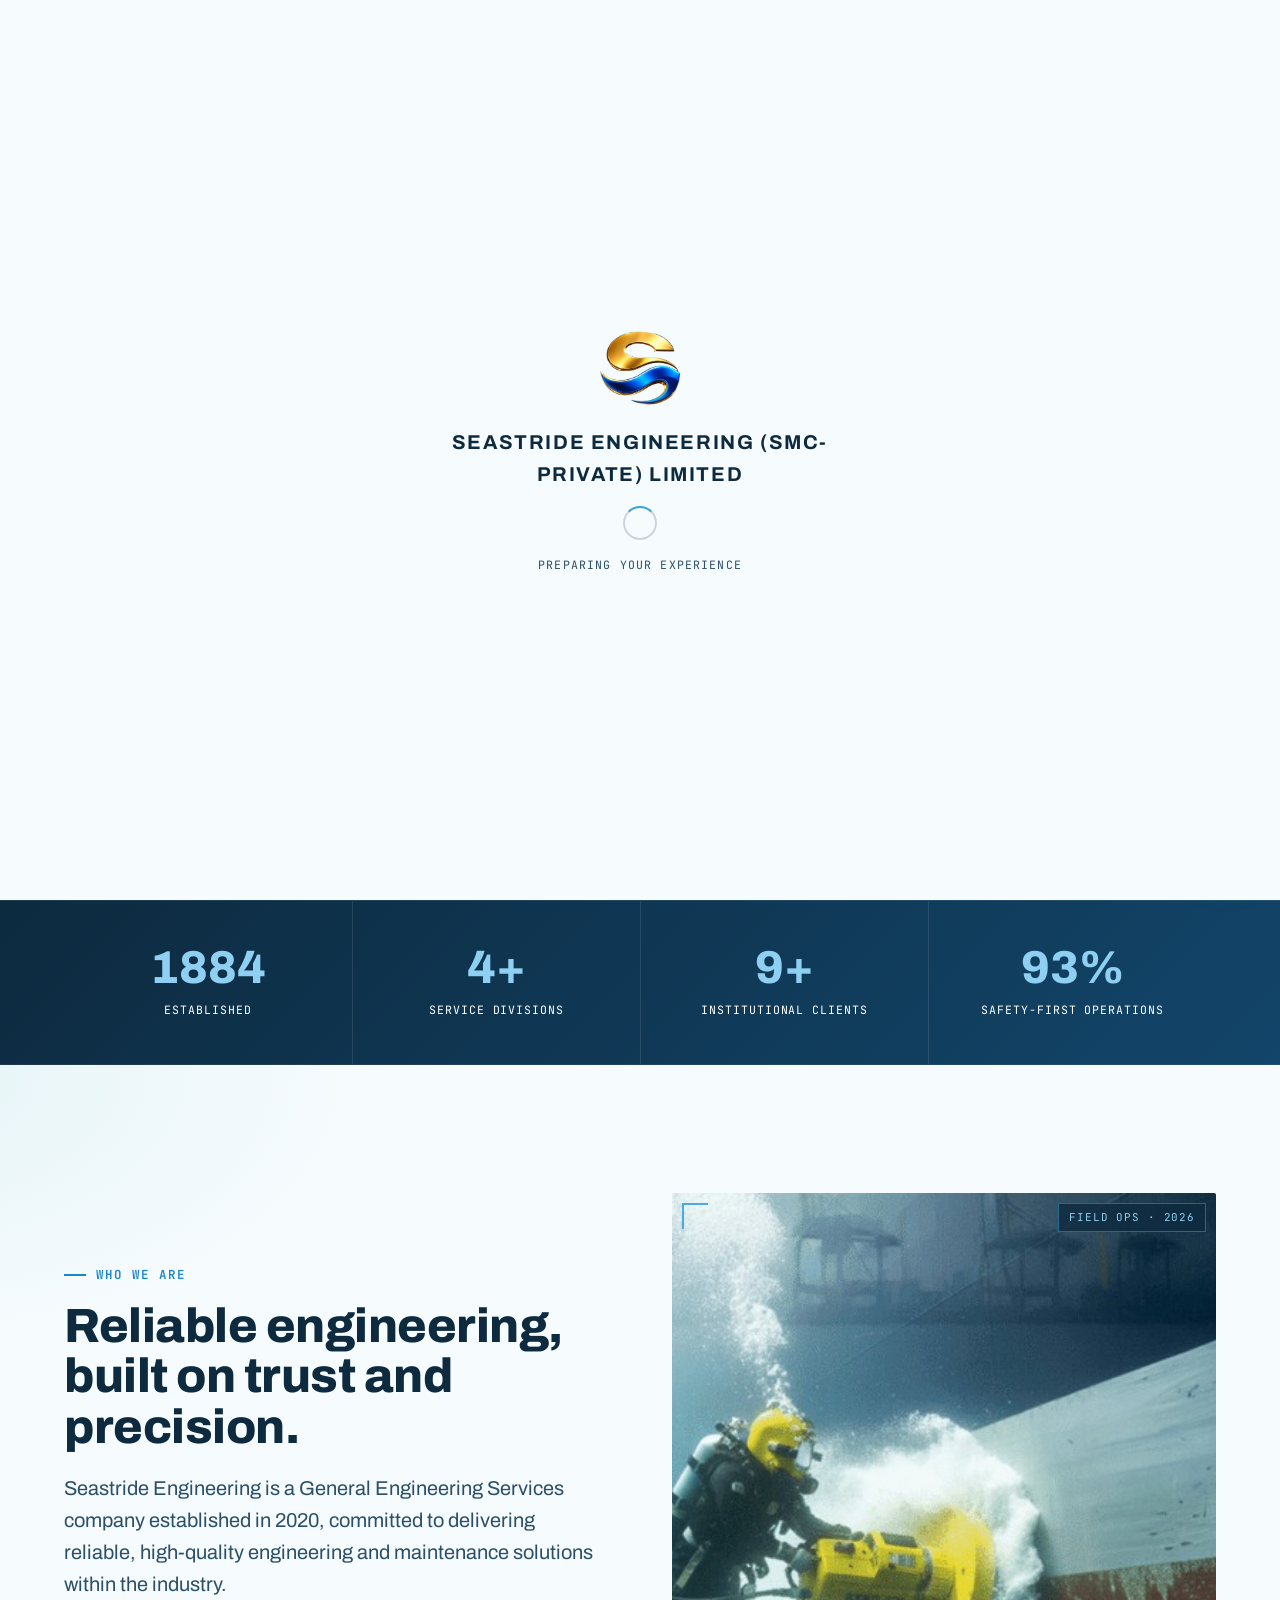
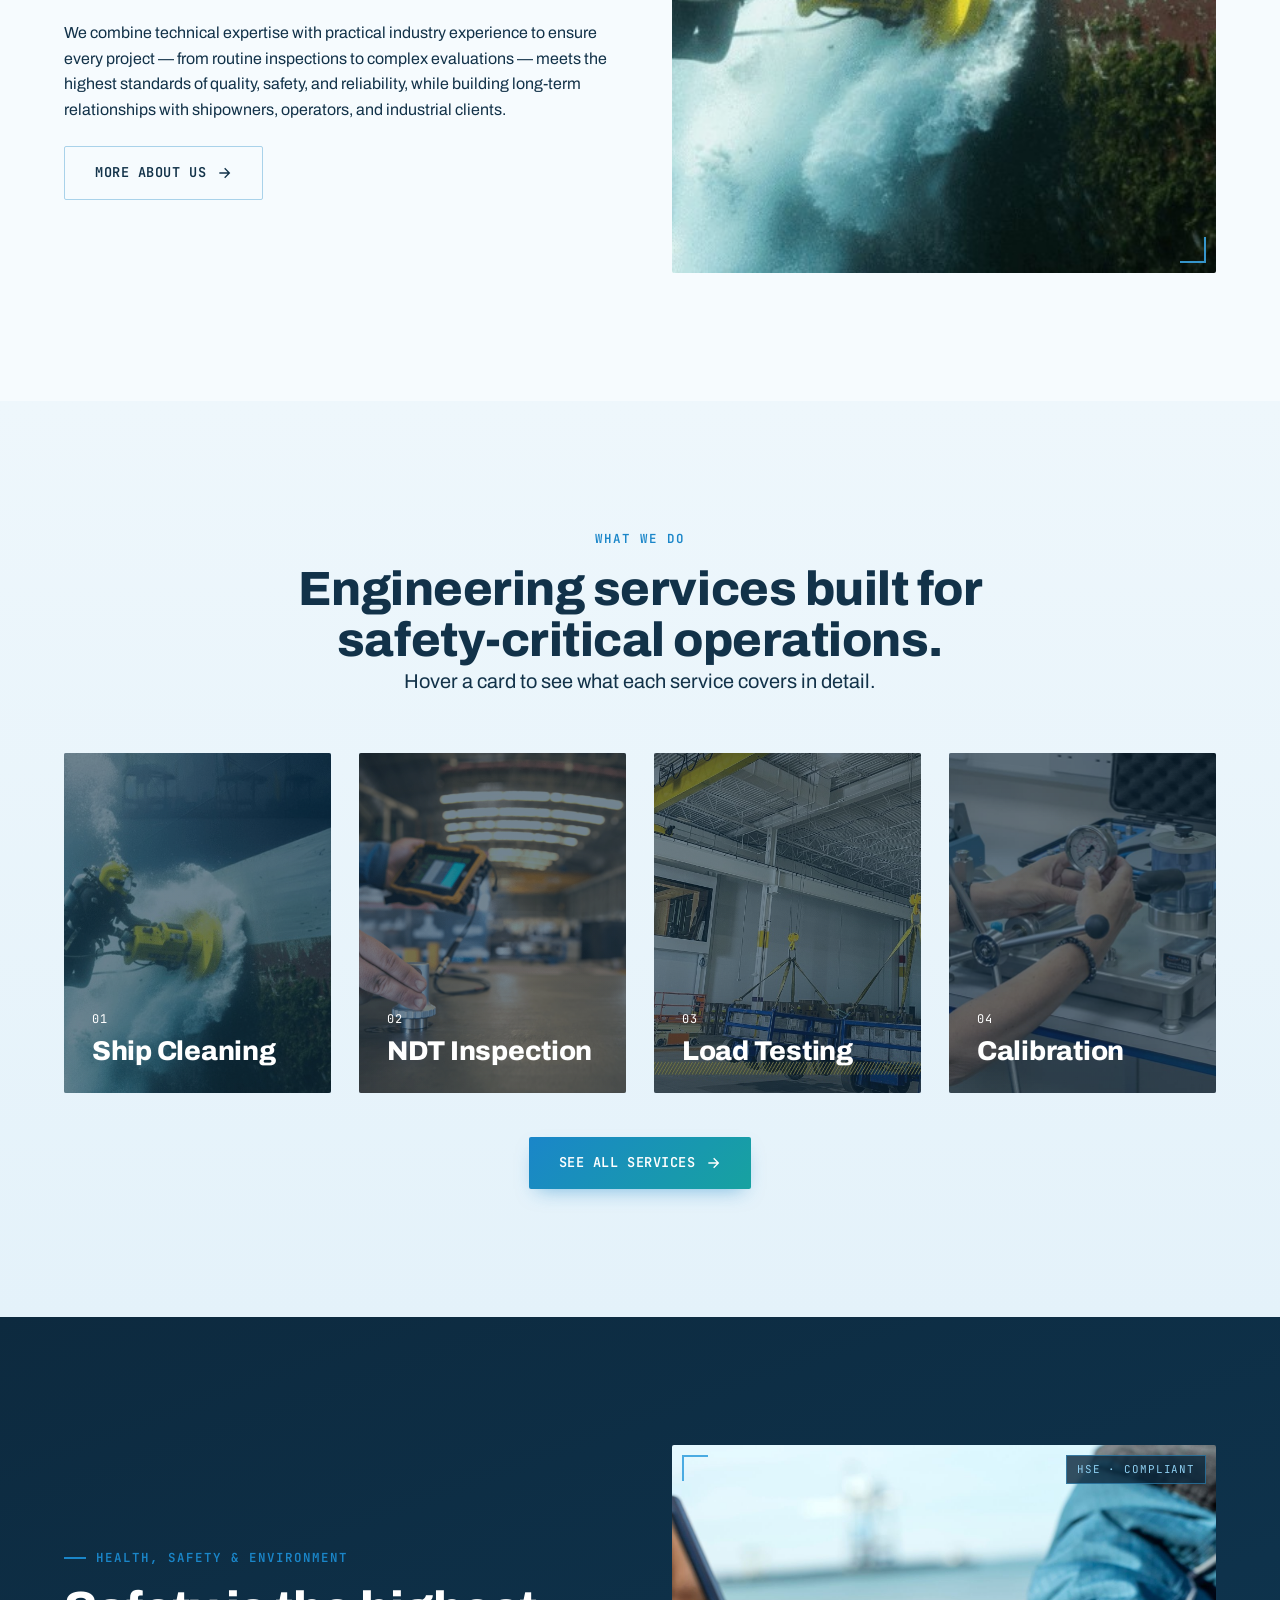
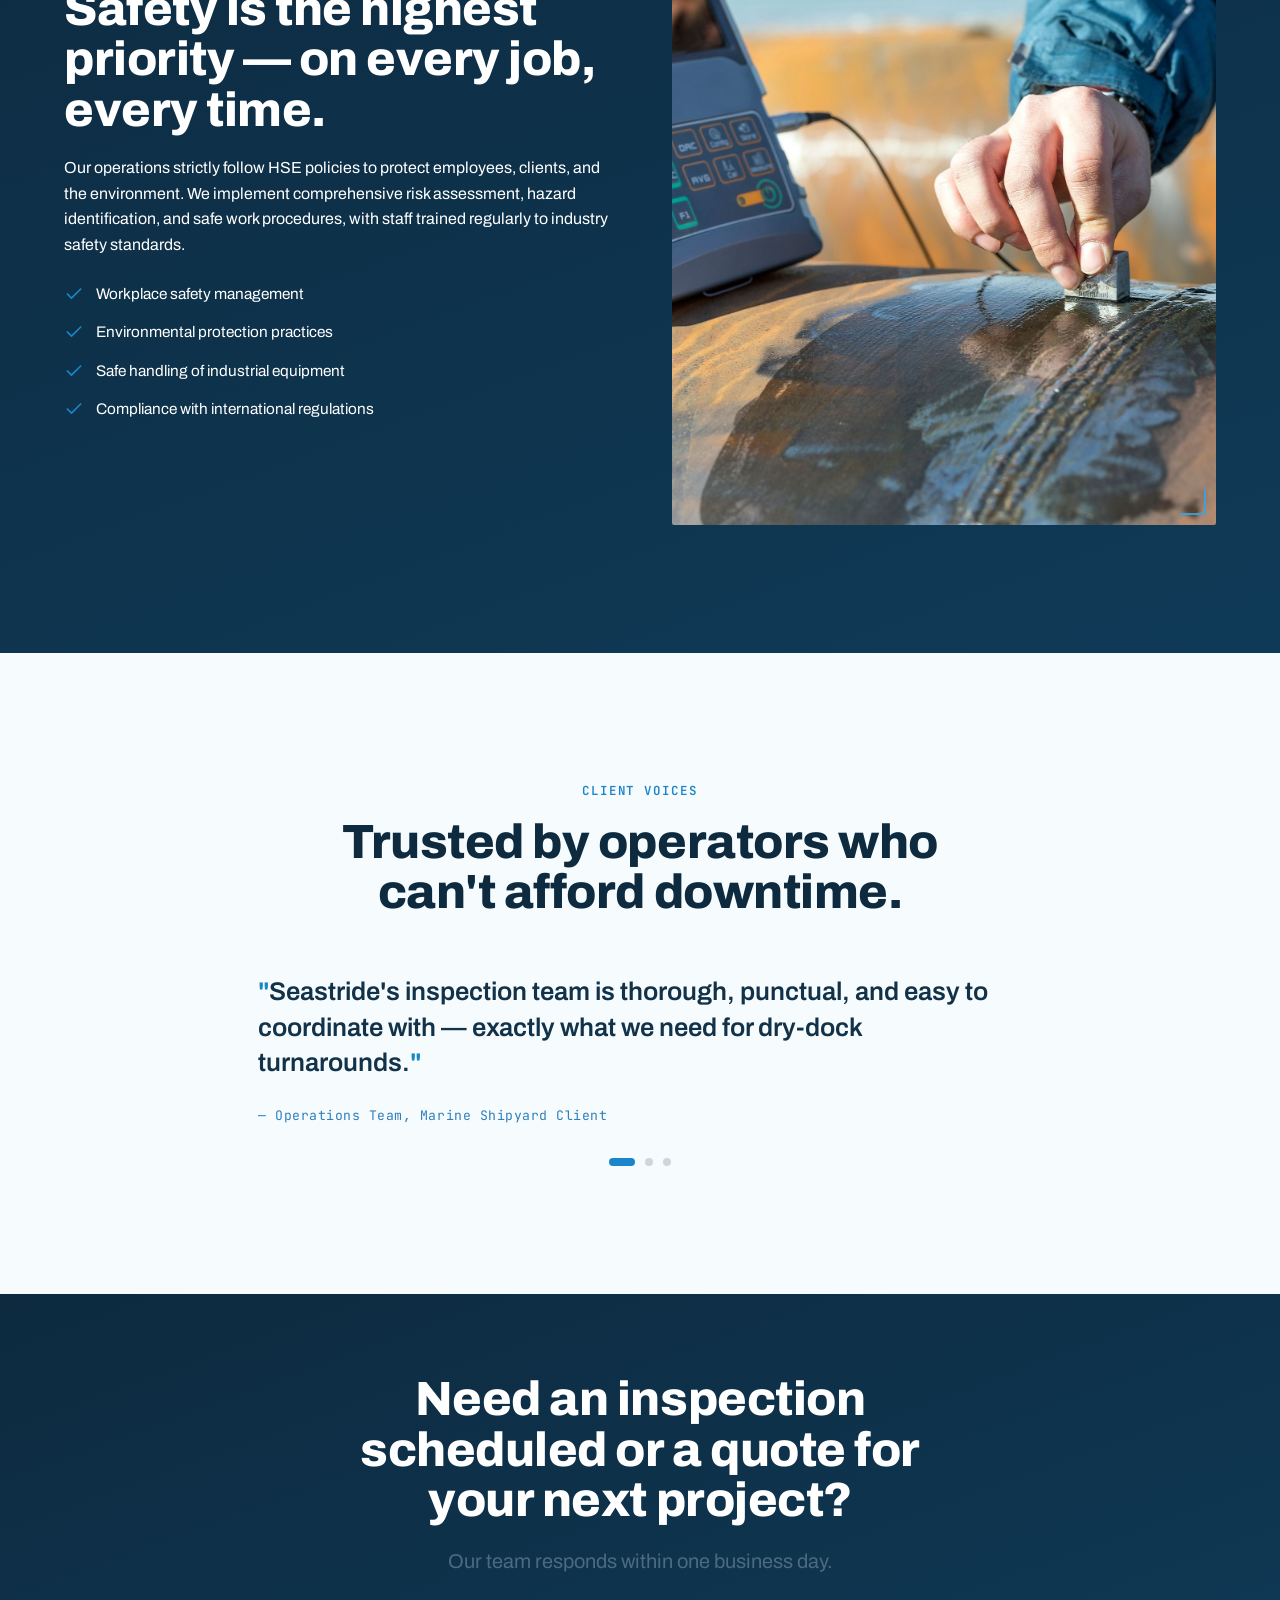
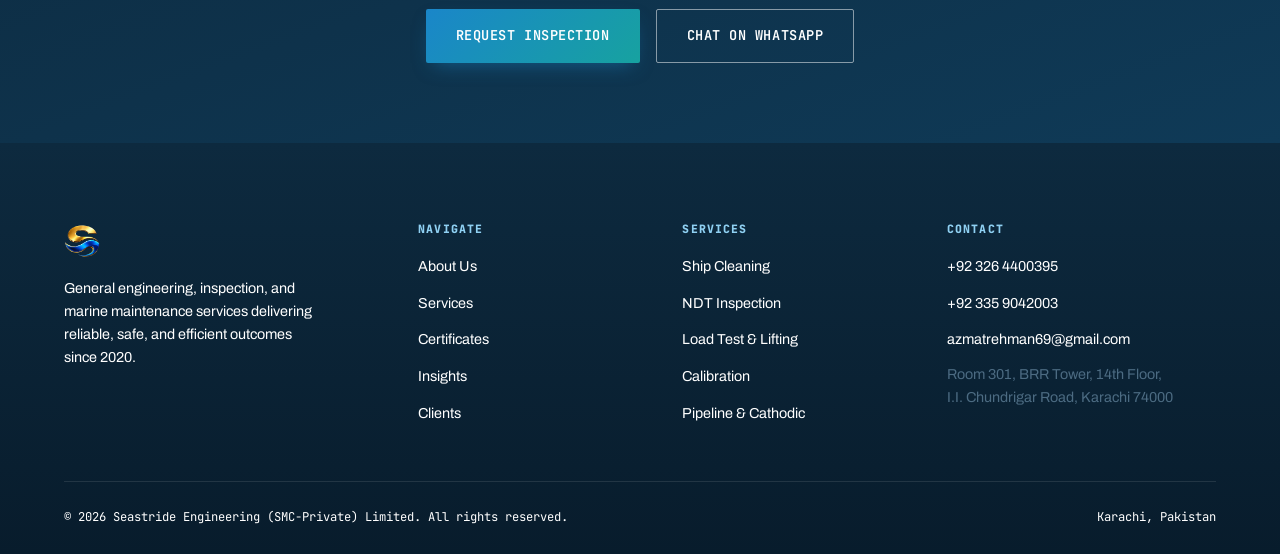
<file: index.html>
<!DOCTYPE html>
<html lang="en">
<head>
<meta charset="UTF-8">
<meta name="viewport" content="width=device-width, initial-scale=1.0">
<title>Seastride Engineering | Marine &amp; Industrial Inspection Services, Karachi</title>
 <link rel="icon" type="image/png" href="images/logo_crop.png">
<link rel="apple-touch-icon" href="images/logo_crop.png">
 <!-- <link rel="icon" type="images/logo_crop.png" href="favicon.png" />
  <link rel="apple-touch-icon" href="favicon.png" /> -->
<meta name="description" content="Seastride Engineering delivers reliable ship cleaning, NDT inspection, load testing, calibration, and pipeline services for marine and industrial clients across Pakistan.">
<meta name="google-site-verification" content="eHq1HUEd8VYA3j6hRO7eq-8A4mCIGQnj3tvYiVohPhc" />
  <link rel="canonical" href="https://www.seastrideengineering.com/">
<meta property="og:type" content="website">
<meta property="og:site_name" content="Seastride Engineering">
<meta property="og:title" content="Seastride Engineering | Marine &amp; Industrial Inspection Services, Karachi">
<meta property="og:description" content="Seastride Engineering delivers reliable ship cleaning, NDT inspection, load testing, calibration, and pipeline services for marine and industrial clients across Pakistan.">
<meta property="og:image" content="https://www.seastrideengineering.com/images/hero_engineer.jpg">
<meta property="og:url" content="https://www.seastrideengineering.com/">
<meta name="twitter:card" content="summary_large_image">
<meta name="twitter:title" content="Seastride Engineering | Marine &amp; Industrial Inspection Services, Karachi">
<meta name="twitter:description" content="Seastride Engineering delivers reliable ship cleaning, NDT inspection, load testing, calibration, and pipeline services for marine and industrial clients across Pakistan.">
<meta name="twitter:image" content="https://www.seastrideengineering.com/images/hero_engineer.jpg">
<link rel="icon" href="images/logo_crop.jpg">
<link rel="stylesheet" href="css/main.css">
<link rel="stylesheet" href="css/theme-light-blue.css">
<!-- Google Analytics: add your real GA4 Measurement ID here before going live.
<script async src="https://www.googletagmanager.com/gtag/js?id=G-XXXXXXX"></script>
<script>
  window.dataLayer = window.dataLayer || [];
  function gtag(){dataLayer.push(arguments);}
  gtag('js', new Date());
  gtag('config', 'G-XXXXXXX');
</script>
-->
<noscript><style>.page-loader{display:none!important}</style></noscript>
</head>
<body aria-busy="true">
<div class="page-loader" role="status" aria-live="polite">
  <img class="page-loader__logo" src="images/logo_crop.png" alt="" width="84" height="84">
  <span class="page-loader__brand">Seastride Engineering (SMC-Private) Limited</span>
  <span class="page-loader__spinner" aria-hidden="true"></span>
  <span class="page-loader__message">Preparing your experience</span>
</div>

<div id="site-header-mount"></div>

<section class="hero">
  <div class="hero-media">
    <img src="images/service_hull.jpg" alt="Diver performing underwater ship hull cleaning" fetchpriority="high">
  </div>
  <div class="hero-content">
    <h1>Where <em>expertise</em> meets technical precision.</h1>
    <p class="hero-sub">Inspection, testing, calibration, and marine maintenance solutions engineered to keep vessels, cranes, pipelines, and industrial equipment safe and running — on schedule, every time.</p>
    <div class="hero-actions">
      <a href="quote.html" class="btn btn-primary">Request Inspection
        <svg viewBox="0 0 24 24" fill="none" stroke="currentColor" stroke-width="2"><path d="M5 12h14M13 5l7 7-7 7"/></svg>
      </a>
      <a href="services.html" class="btn btn-outline on-dark">View Services</a>
    </div>
  </div>
</section>

<div class="stats-strip">
  <div class="container">
    <div class="stats-grid">
      <div class="stat"><div class="num">2020</div><div class="label">Established</div></div>
      <div class="stat"><div class="num">4+</div><div class="label">Service Divisions</div></div>
      <div class="stat"><div class="num">10+</div><div class="label">Institutional Clients</div></div>
      <div class="stat"><div class="num">100%</div><div class="label">Safety-First Operations</div></div>
    </div>
  </div>
</div>

<section>
  <div class="container">
     <div class="split">
      <div class="reveal">
        <div class="eyebrow">Who We Are</div>
        <h2>Reliable engineering, built on trust and precision.</h2>
        <p class="lede" style="margin:20px 0;">Seastride Engineering is a General Engineering Services company established in 2020, committed to delivering reliable, high-quality engineering and maintenance solutions within the industry.</p>
        <p style="margin-bottom:24px;">We combine technical expertise with practical industry experience to ensure every project — from routine inspections to complex evaluations — meets the highest standards of quality, safety, and reliability, while building long-term relationships with shipowners, operators, and industrial clients.</p>
        <a href="about.html" class="btn btn-outline">More About Us
          <svg viewBox="0 0 24 24" fill="none" stroke="currentColor" stroke-width="2"><path d="M5 12h14M13 5l7 7-7 7"/></svg>
        </a>
      </div>
      <div class="tagged-frame reveal" style="aspect-ratio:4/5;">
        <span class="tag-label">Field Ops · 2026</span>
        <img src="images/about_diver.jpg" alt="Marine diver performing underwater inspection" loading="lazy">
      </div>
    </div>
  </div>
</section>

<section class="section-alt">
  <div class="container">
    <div class="section-head centered">
      <div class="eyebrow">What We Do</div>
      <h2>Engineering services built for safety-critical operations.</h2>
      <p class="lede mx-auto">Hover a card to see what each service covers in detail.</p>
    </div>

    <div class="grid grid-4">
      <div class="flip-card reveal">
        <div class="flip-inner">
          <div class="flip-face flip-front">
            <img src="images/service_hull.jpg" alt="Hull cleaning" loading="lazy">
            <div class="content">
              <div class="num">01</div>
              <h3>Ship Cleaning</h3>
            </div>
          </div>
          <div class="flip-face flip-back">
            <h3 style="color:var(--white);margin-bottom:14px;">Ship Cleaning</h3>
            <ul>
              <li>Hull washing &amp; polishing</li>
              <li>Tank &amp; bilge cleaning</li>
              <li>High pressure grit blasting</li>
              <li>Cargo hold preparation</li>
            </ul>
          </div>
        </div>
      </div>

      <div class="flip-card reveal">
        <div class="flip-inner">
          <div class="flip-face flip-front">
            <img src="images/ndt_test2.jpg" alt="NDT inspection" loading="lazy">
            <div class="content">
              <div class="num">02</div>
              <h3>NDT Inspection</h3>
            </div>
          </div>
          <div class="flip-face flip-back">
            <h3 style="color:var(--white);margin-bottom:14px;">Advanced NDT</h3>
            <ul>
              <li>Ultrasonic testing</li>
              <li>Magnetic particle testing</li>
              <li>Radiographic testing</li>
              <li>Dye penetrant testing</li>
            </ul>
          </div>
        </div>
      </div>

      <div class="flip-card reveal">
        <div class="flip-inner">
          <div class="flip-face flip-front">
            <img src="images/loadtest_forklift.jpg" alt="Load testing" loading="lazy">
            <div class="content">
              <div class="num">03</div>
              <h3>Load Testing</h3>
            </div>
          </div>
          <div class="flip-face flip-back">
            <h3 style="color:var(--white);margin-bottom:14px;">Cranes &amp; Lifting</h3>
            <ul>
              <li>Crane load testing</li>
              <li>Forklift safety inspection</li>
              <li>Lifting gear certification</li>
              <li>Structural integrity checks</li>
            </ul>
          </div>
        </div>
      </div>

      <div class="flip-card reveal">
        <div class="flip-inner">
          <div class="flip-face flip-front">
            <img src="images/calibration_gauge.jpg" alt="Calibration services" loading="lazy">
            <div class="content">
              <div class="num">04</div>
              <h3>Calibration</h3>
            </div>
          </div>
          <div class="flip-face flip-back">
            <h3 style="color:var(--white);margin-bottom:14px;">Instrument Calibration</h3>
            <ul>
              <li>Pressure &amp; gauge calibration</li>
              <li>International standard procedures</li>
              <li>Industrial instrumentation</li>
              <li>Certified accuracy reports</li>
            </ul>
          </div>
        </div>
      </div>
    </div>

    <div class="text-center" style="margin-top:44px;">
      <a href="services.html" class="btn btn-primary">See All Services
        <svg viewBox="0 0 24 24" fill="none" stroke="currentColor" stroke-width="2"><path d="M5 12h14M13 5l7 7-7 7"/></svg>
      </a>
    </div>
  </div>
</section>

<section class="section-dark">
  <div class="container">
    <div class="split reverse">
      <div class="tagged-frame reveal" style="aspect-ratio:4/5;">
        <span class="tag-label">HSE · Compliant</span>
        <img src="images/hse_workers.jpg" alt="Workers in full safety harness on elevated platform" loading="lazy">
      </div>
      <div class="reveal">
        <div class="eyebrow">Health, Safety &amp; Environment</div>
        <h2>Safety is the highest priority — on every job, every time.</h2>
        <p style="margin:20px 0;">Our operations strictly follow HSE policies to protect employees, clients, and the environment. We implement comprehensive risk assessment, hazard identification, and safe work procedures, with staff trained regularly to industry safety standards.</p>
        <ul class="check-list">
          <li><svg viewBox="0 0 24 24" fill="none" stroke-width="2" stroke-linecap="round" stroke-linejoin="round"><path d="M20 6L9 17l-5-5"/></svg>Workplace safety management</li>
          <li><svg viewBox="0 0 24 24" fill="none" stroke-width="2" stroke-linecap="round" stroke-linejoin="round"><path d="M20 6L9 17l-5-5"/></svg>Environmental protection practices</li>
          <li><svg viewBox="0 0 24 24" fill="none" stroke-width="2" stroke-linecap="round" stroke-linejoin="round"><path d="M20 6L9 17l-5-5"/></svg>Safe handling of industrial equipment</li>
          <li><svg viewBox="0 0 24 24" fill="none" stroke-width="2" stroke-linecap="round" stroke-linejoin="round"><path d="M20 6L9 17l-5-5"/></svg>Compliance with international regulations</li>
        </ul>
      </div>
    </div>
  </div>
</section>

<section>
  <div class="container">
    <div class="section-head centered">
      <div class="eyebrow">Client Voices</div>
      <h2>Trusted by operators who can't afford downtime.</h2>
    </div>
    <div class="testi-wrap reveal">
      <div class="testi-track">
        <div class="testi-slides">
          <div class="testi-slide">
            <p class="testi-quote">Seastride's inspection team is thorough, punctual, and easy to coordinate with — exactly what we need for dry-dock turnarounds.</p>
            <div class="testi-author">— Operations Team, Marine Shipyard Client</div>
          </div>
          <div class="testi-slide">
            <p class="testi-quote">Their NDT and calibration reports are detailed and consistently accurate, which makes compliance sign-off straightforward.</p>
            <div class="testi-author">— Maintenance Lead, Industrial Client</div>
          </div>
          <div class="testi-slide">
            <p class="testi-quote">Professional crews, clear communication, and they stick to the agreed timeline — that reliability is hard to find.</p>
            <div class="testi-author">— Project Manager, Port Operations Client</div>
          </div>
        </div>
      </div>
      <div class="testi-nav"></div>
    </div>
  </div>
</section>

<section class="section-dark" style="padding:80px 0;">
  <div class="container text-center">
    <h2 style="max-width:20ch;margin:0 auto 20px;">Need an inspection scheduled or a quote for your next project?</h2>
    <p class="lede mx-auto" style="color:var(--mist-200);margin-bottom:32px;">Our team responds within one business day.</p>
    <div class="hero-actions" style="justify-content:center;">
      <a href="quote.html" class="btn btn-primary">Request Inspection</a>
      <a href="https://wa.me/923359042003" target="_blank" rel="noopener" class="btn btn-outline on-dark">Chat on WhatsApp</a>
    </div>
  </div>
</section>

<div id="site-footer-mount"></div>

<script src="js/partials.js"></script>
<script src="js/main.js"></script>
</body>
</html>
</file>
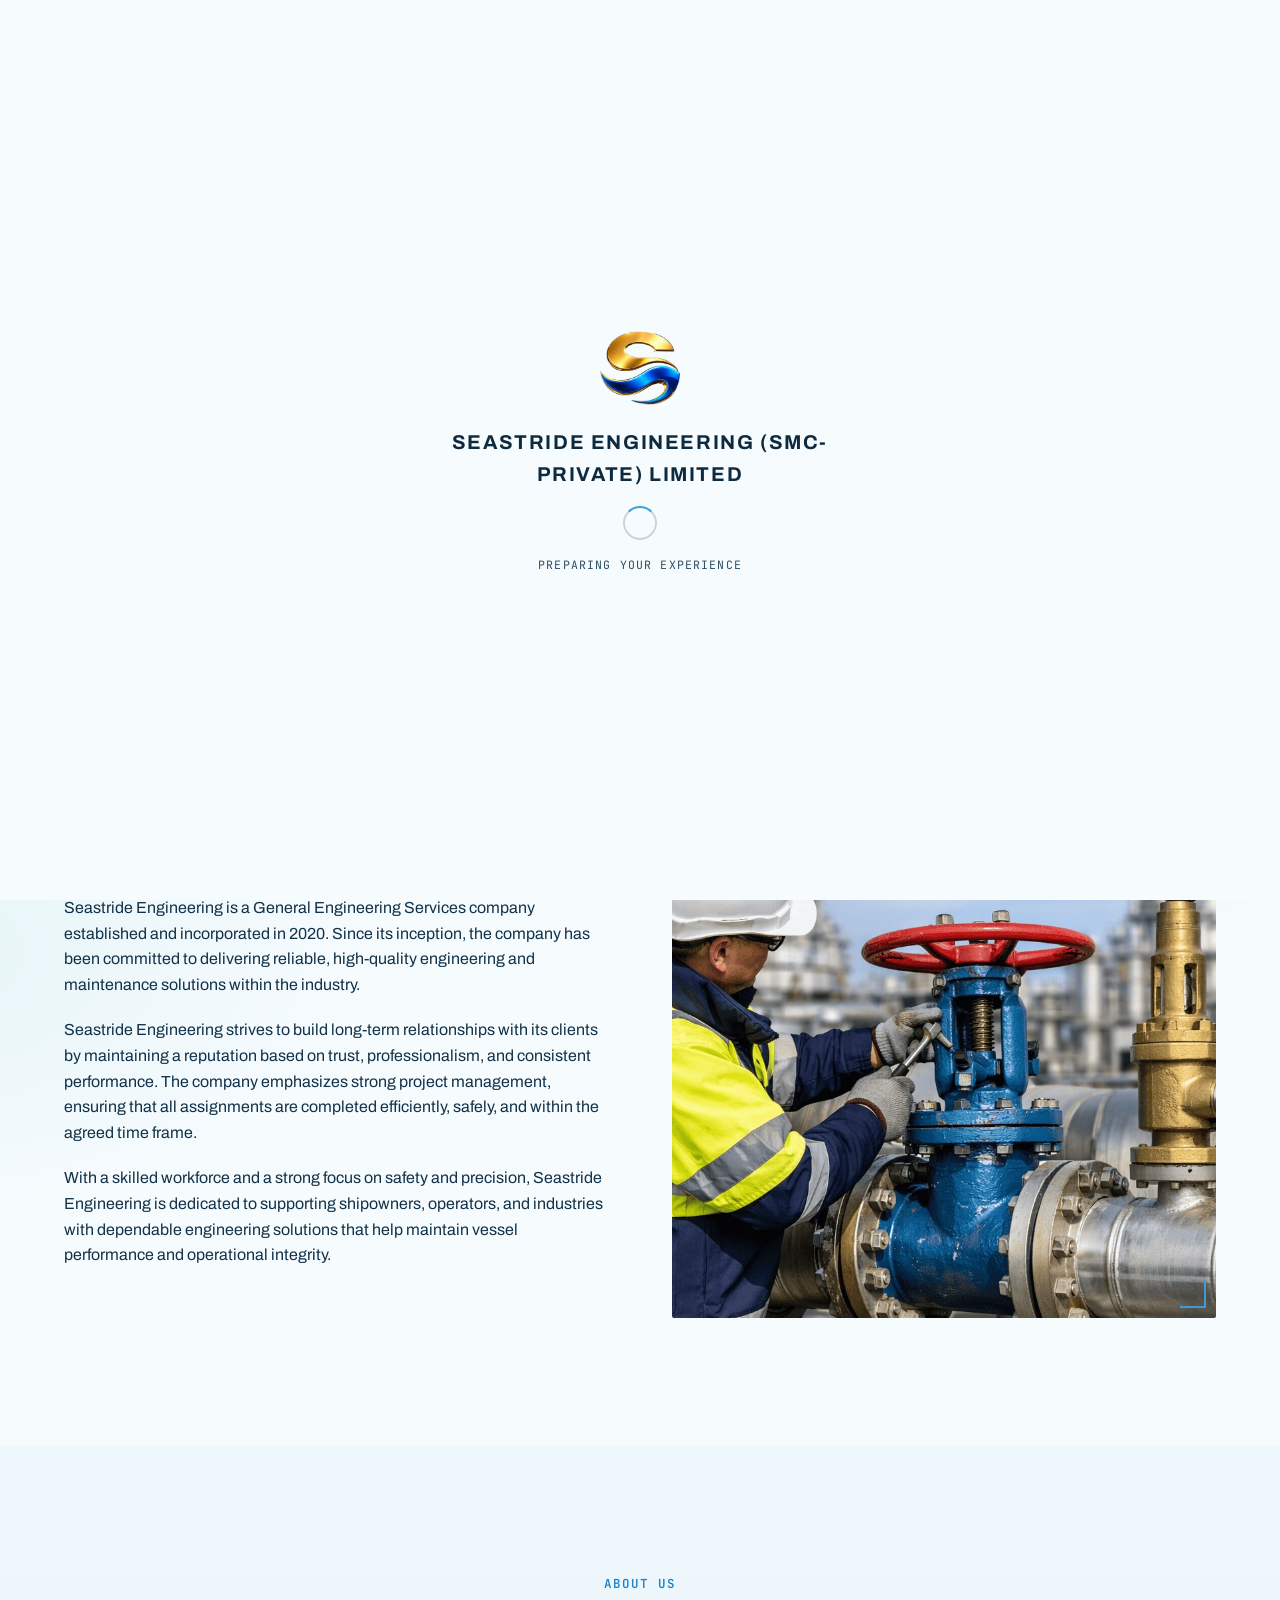
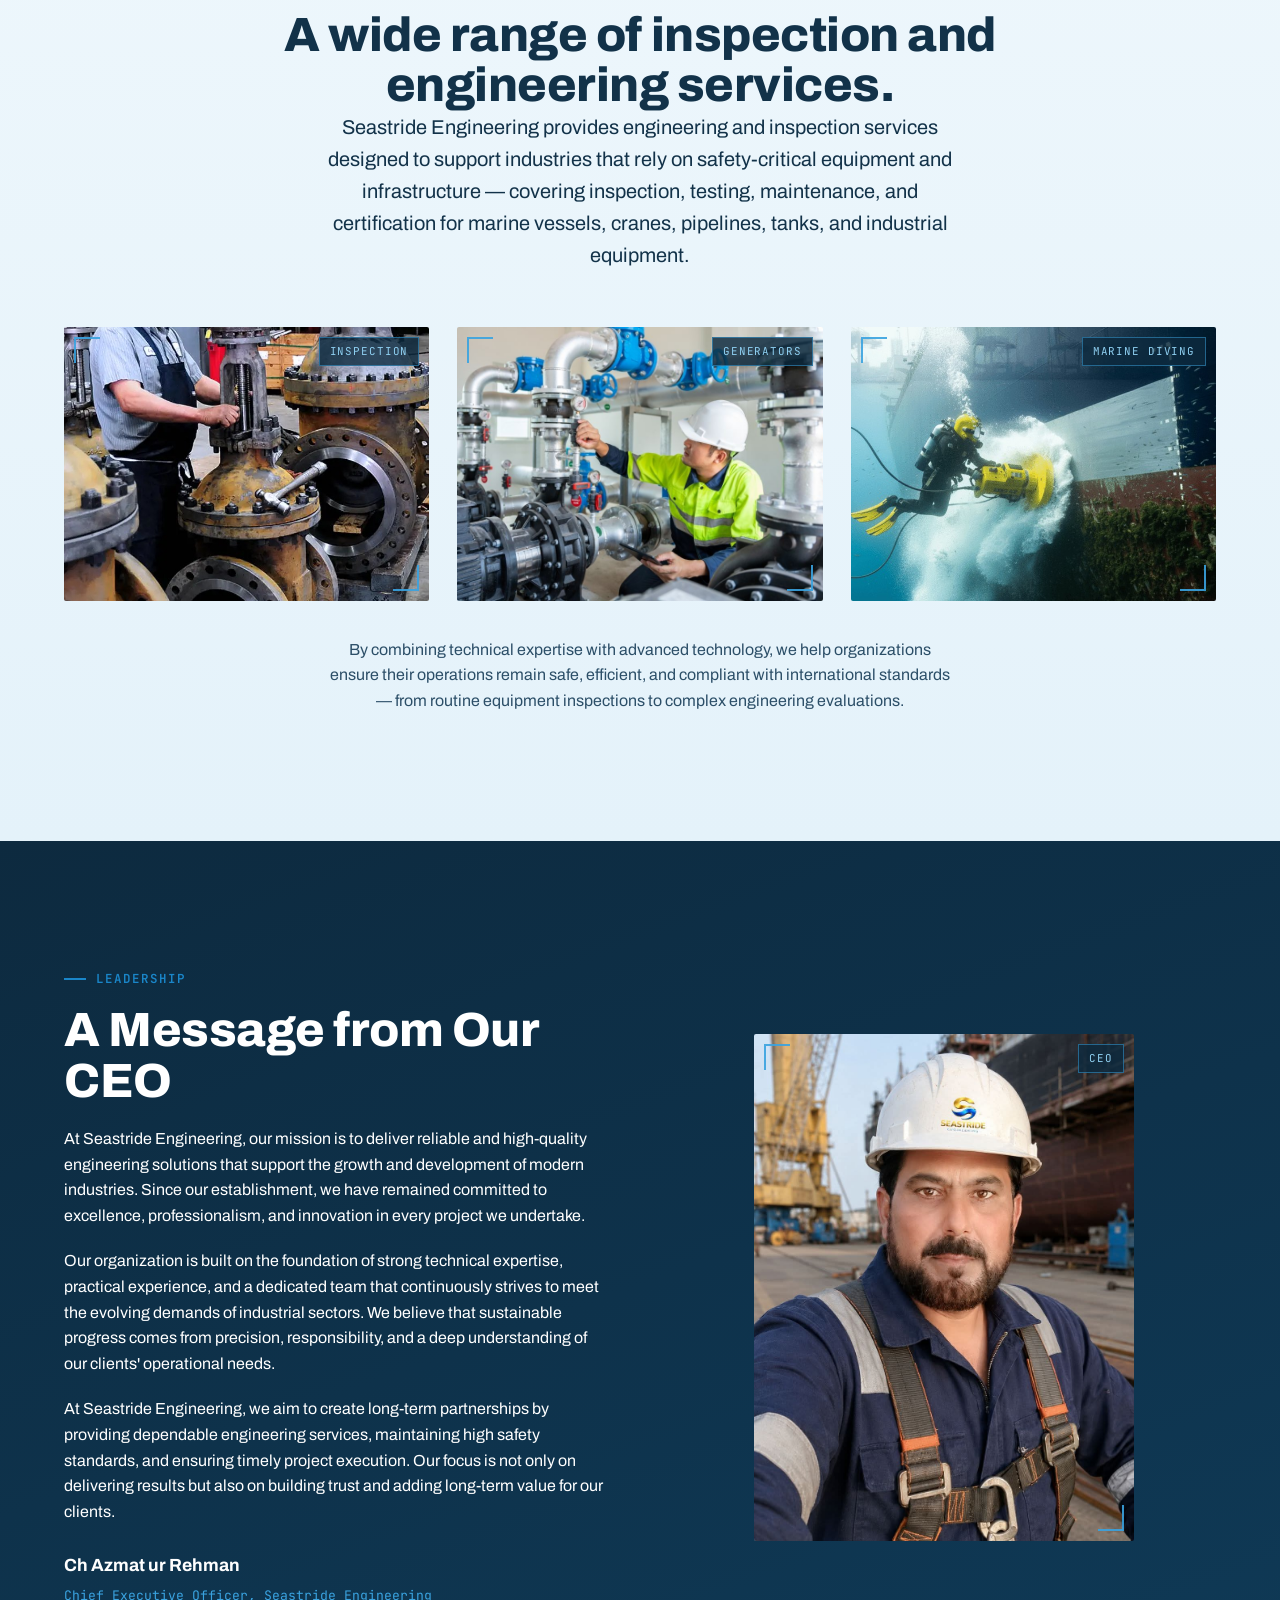
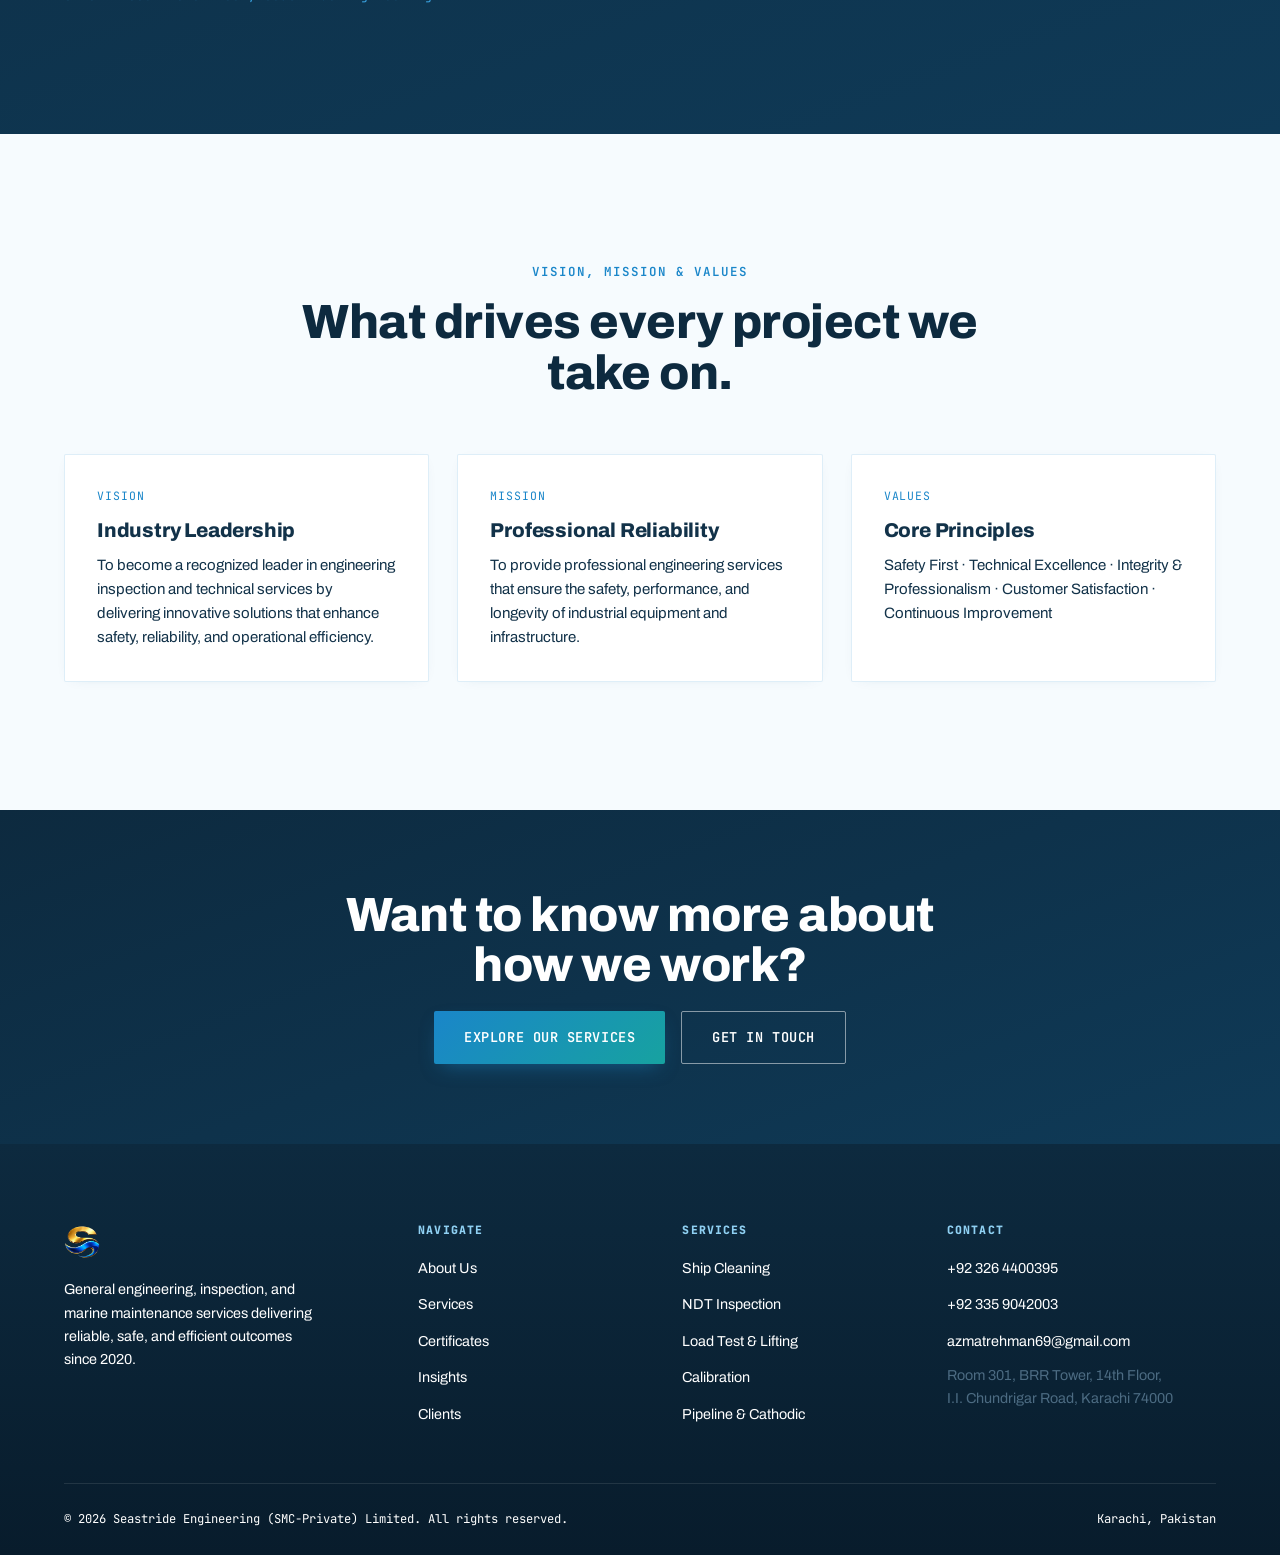
<file: about.html>
<!DOCTYPE html>
<html lang="en">
<head>
<meta charset="UTF-8">
<meta name="viewport" content="width=device-width, initial-scale=1.0">
<title>About Us | Seastride Engineering</title>
<meta name="description" content="Learn about Seastride Engineering — a General Engineering Services company established in 2020, delivering inspection, testing, and maintenance solutions across marine and industrial sectors.">
<link rel="canonical" href="https://www.seastrideengineering.com/about.html">
<meta property="og:type" content="website">
<meta property="og:site_name" content="Seastride Engineering">
<meta property="og:title" content="About Us | Seastride Engineering">
<meta property="og:description" content="Learn about Seastride Engineering — a General Engineering Services company established in 2020, delivering inspection, testing, and maintenance solutions across marine and industrial sectors.">
<meta property="og:image" content="https://www.seastrideengineering.com/images/hero_engineer.jpg">
<meta property="og:url" content="https://www.seastrideengineering.com/about.html">
<meta name="twitter:card" content="summary_large_image">
<meta name="twitter:title" content="About Us | Seastride Engineering">
<meta name="twitter:description" content="Learn about Seastride Engineering — a General Engineering Services company established in 2020, delivering inspection, testing, and maintenance solutions across marine and industrial sectors.">
<meta name="twitter:image" content="https://www.seastrideengineering.com/images/hero_engineer.jpg">
<link rel="icon" href="images/logo_crop.jpg">
<link rel="stylesheet" href="css/main.css">
<link rel="stylesheet" href="css/theme-light-blue.css">
<noscript><style>.page-loader{display:none!important}</style></noscript>
</head>
<body aria-busy="true">
<div class="page-loader" role="status" aria-live="polite">
  <img class="page-loader__logo" src="images/logo_crop.png" alt="" width="84" height="84">
  <span class="page-loader__brand">Seastride Engineering (SMC-Private) Limited</span>
  <span class="page-loader__spinner" aria-hidden="true"></span>
  <span class="page-loader__message">Preparing your experience</span>
</div>
<div id="site-header-mount"></div>

<section class="page-hero">
  <div class="container">
    <div class="breadcrumb"><a href="index.html">Home</a><span class="sep">/</span>About</div>
    <h1>Engineering built on trust, precision, and long-term partnership.</h1>
  </div>
</section>

<section>
  <div class="container">
    <div class="split">
      <div class="reveal">
        <div class="eyebrow">Who We Are</div>
        <h2>A General Engineering Services company, since 2020.</h2>
        <p style="margin:20px 0;">Seastride Engineering is a General Engineering Services company established and incorporated in 2020. Since its inception, the company has been committed to delivering reliable, high-quality engineering and maintenance solutions within the industry.</p>
        <p style="margin-bottom:20px;">Seastride Engineering strives to build long-term relationships with its clients by maintaining a reputation based on trust, professionalism, and consistent performance. The company emphasizes strong project management, ensuring that all assignments are completed efficiently, safely, and within the agreed time frame.</p>
        <p>With a skilled workforce and a strong focus on safety and precision, Seastride Engineering is dedicated to supporting shipowners, operators, and industries with dependable engineering solutions that help maintain vessel performance and operational integrity.</p>
      </div>
      <div class="tagged-frame reveal" style="aspect-ratio:4/5;">
        <span class="tag-label">Field Ops</span>
        <img src="images/hero_engineer.jpg" alt="Seastride technician working on marine engine components" loading="lazy">
      </div>
    </div>
  </div>
</section>

<section class="section-alt">
  <div class="container">
    <div class="section-head centered">
      <div class="eyebrow">About Us</div>
      <h2>A wide range of inspection and engineering services.</h2>
      <p class="lede mx-auto">Seastride Engineering provides engineering and inspection services designed to support industries that rely on safety-critical equipment and infrastructure — covering inspection, testing, maintenance, and certification for marine vessels, cranes, pipelines, tanks, and industrial equipment.</p>
    </div>
    <div class="grid grid-3 reveal-stagger">
      <div class="tagged-frame" style="aspect-ratio:4/3;">
        <span class="tag-label">Inspection</span>
        <img src="images/about_inspection.jpg" alt="Engineer performing tank inspection with tablet" loading="lazy">
      </div>
      <div class="tagged-frame" style="aspect-ratio:4/3;">
        <span class="tag-label">Generators</span>
        <img src="images/about_generator.jpg" alt="Engineers inspecting industrial generator set" loading="lazy">
      </div>
      <div class="tagged-frame" style="aspect-ratio:4/3;">
        <span class="tag-label">Marine Diving</span>
        <img src="images/about_diver.jpg" alt="Diver performing underwater inspection" loading="lazy">
      </div>
    </div>
    <p class="text-center" style="max-width:70ch;margin:36px auto 0;color:var(--navy-600);">By combining technical expertise with advanced technology, we help organizations ensure their operations remain safe, efficient, and compliant with international standards — from routine equipment inspections to complex engineering evaluations.</p>
  </div>
</section>

<section class="section-dark">
  <div class="container">
    <div class="split">
      <div class="reveal">
        <div class="eyebrow">Leadership</div>
        <h2>A Message from Our CEO</h2>
        <p style="margin:20px 0;">At Seastride Engineering, our mission is to deliver reliable and high-quality engineering solutions that support the growth and development of modern industries. Since our establishment, we have remained committed to excellence, professionalism, and innovation in every project we undertake.</p>
        <p style="margin-bottom:20px;">Our organization is built on the foundation of strong technical expertise, practical experience, and a dedicated team that continuously strives to meet the evolving demands of industrial sectors. We believe that sustainable progress comes from precision, responsibility, and a deep understanding of our clients' operational needs.</p>
        <p style="margin-bottom:28px;">At Seastride Engineering, we aim to create long-term partnerships by providing dependable engineering services, maintaining high safety standards, and ensuring timely project execution. Our focus is not only on delivering results but also on building trust and adding long-term value for our clients.</p>
        <div>
          <div style="font-family:var(--font-display);font-weight:700;color:var(--white);font-size:1.1rem;">Ch Azmat ur Rehman</div>
          <div style="font-family:var(--font-mono);font-size:0.82rem;color:var(--brass-400);margin-top:4px;">Chief Executive Officer, Seastride Engineering</div>
        </div>
      </div>
      <div class="tagged-frame reveal" style="aspect-ratio:3/4;max-width:380px;justify-self:center;">
        <span class="tag-label">CEO</span>
        <img src="images/ceo_photo.jpg" alt="Ch Azmat ur Rehman, CEO of Seastride Engineering" loading="lazy">
      </div>
    </div>
  </div>
</section>

<section>
  <div class="container">
    <div class="section-head centered">
      <div class="eyebrow">Vision, Mission &amp; Values</div>
      <h2>What drives every project we take on.</h2>
    </div>
    <div class="grid grid-3 reveal-stagger">
      <div class="card">
        <span class="idx">VISION</span>
        <h3>Industry Leadership</h3>
        <p>To become a recognized leader in engineering inspection and technical services by delivering innovative solutions that enhance safety, reliability, and operational efficiency.</p>
      </div>
      <div class="card">
        <span class="idx">MISSION</span>
        <h3>Professional Reliability</h3>
        <p>To provide professional engineering services that ensure the safety, performance, and longevity of industrial equipment and infrastructure.</p>
      </div>
      <div class="card">
        <span class="idx">VALUES</span>
        <h3>Core Principles</h3>
        <p>Safety First · Technical Excellence · Integrity &amp; Professionalism · Customer Satisfaction · Continuous Improvement</p>
      </div>
    </div>
  </div>
</section>

<section class="section-dark" style="padding:80px 0;">
  <div class="container text-center">
    <h2 style="max-width:22ch;margin:0 auto 20px;">Want to know more about how we work?</h2>
    <div class="hero-actions" style="justify-content:center;">
      <a href="services.html" class="btn btn-primary">Explore Our Services</a>
      <a href="contact.html" class="btn btn-outline on-dark">Get in Touch</a>
    </div>
  </div>
</section>

<div id="site-footer-mount"></div>

<script src="js/partials.js"></script>
<script src="js/main.js"></script>
</body>
</html>
</file>
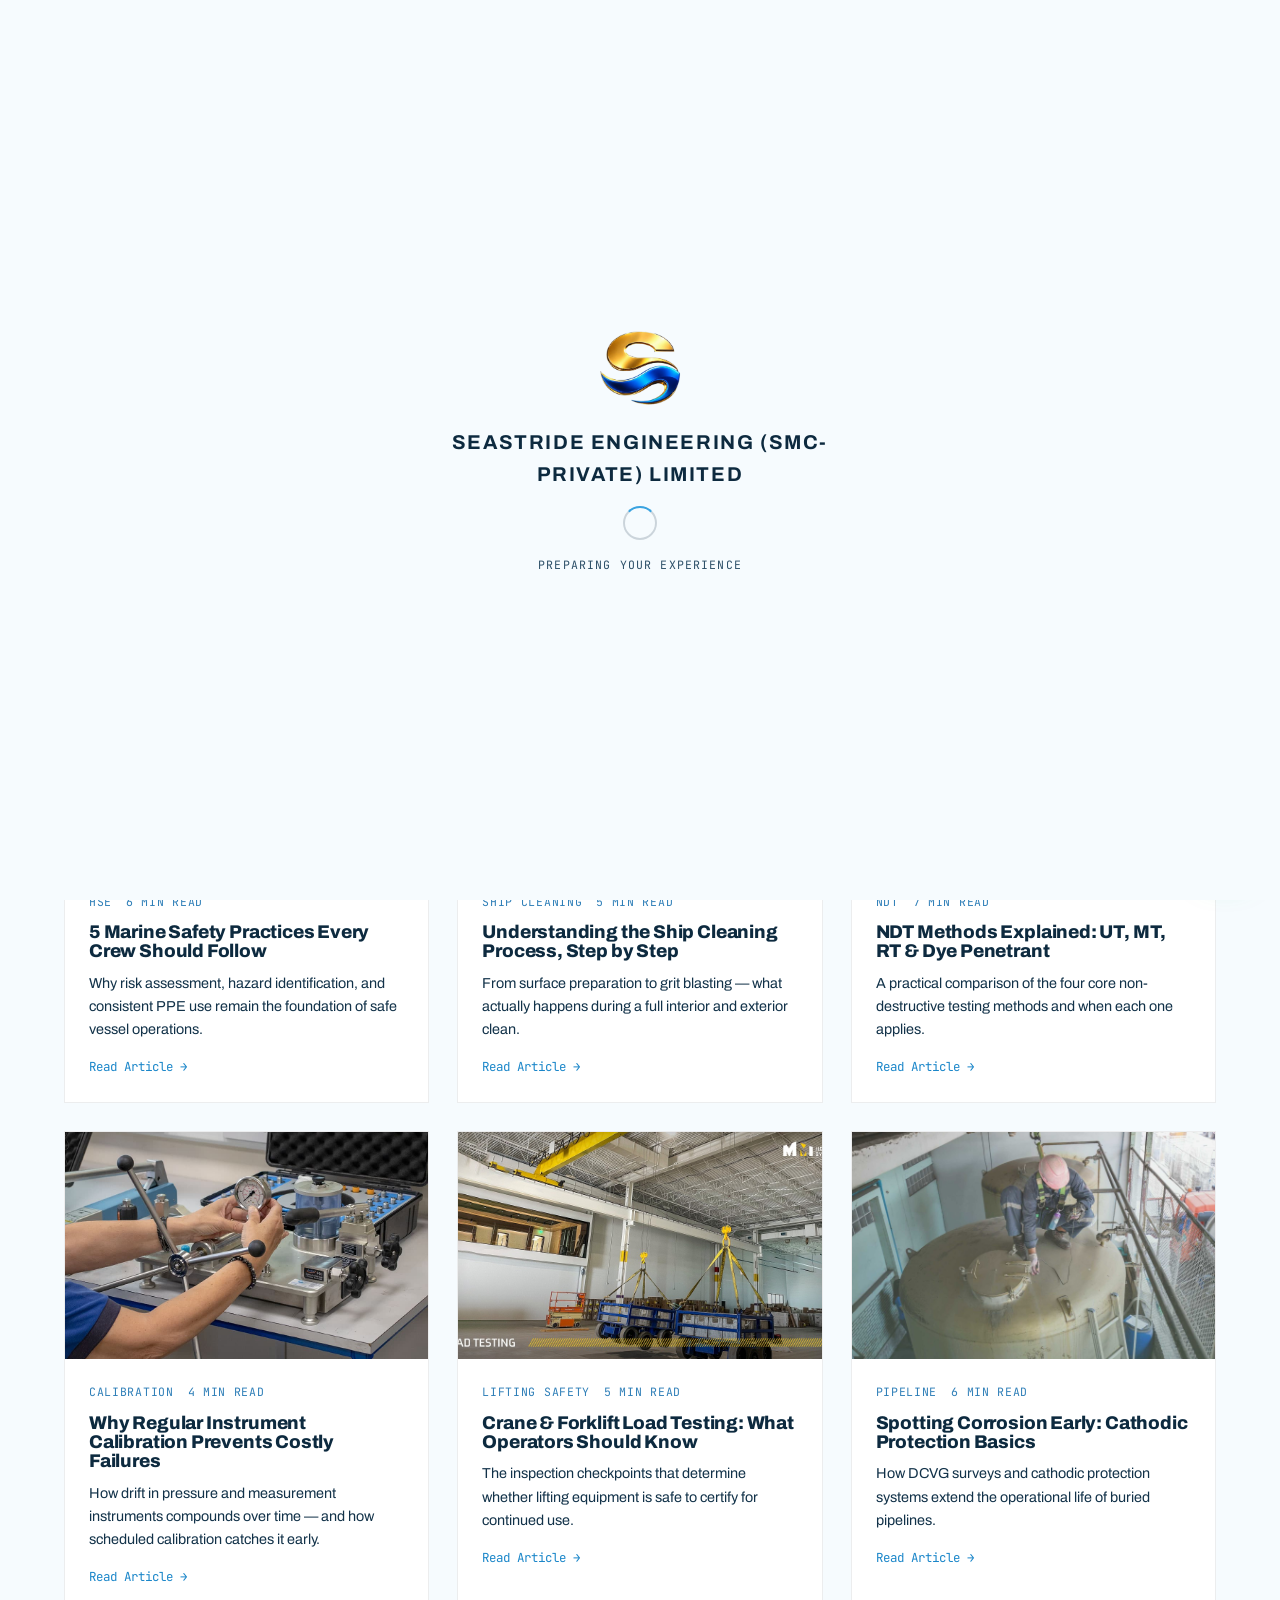
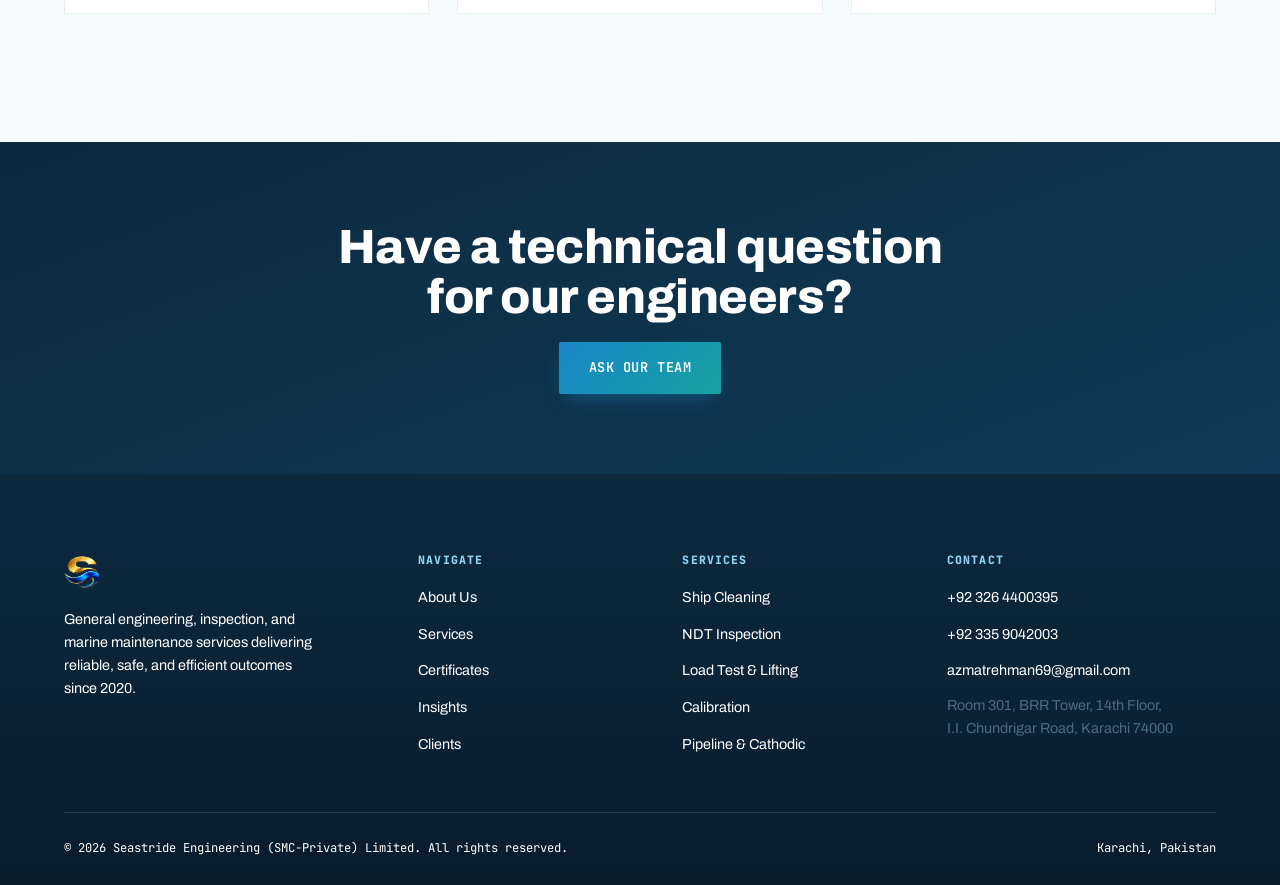
<file: blog.html>
<!DOCTYPE html>
<html lang="en">
<head>
<meta charset="UTF-8">
<meta name="viewport" content="width=device-width, initial-scale=1.0">
<title>Insights &amp; Marine Safety Tips | Seastride Engineering</title>
<meta name="description" content="Marine safety tips, ship cleaning processes, and engineering inspection insights from the Seastride Engineering team.">
<link rel="canonical" href="https://www.seastrideengineering.com/blog.html">
<meta property="og:type" content="website">
<meta property="og:site_name" content="Seastride Engineering">
<meta property="og:title" content="Insights &amp; Marine Safety Tips | Seastride Engineering">
<meta property="og:description" content="Marine safety tips, ship cleaning processes, and engineering inspection insights from the Seastride Engineering team.">
<meta property="og:image" content="https://www.seastrideengineering.com/images/hero_engineer.jpg">
<meta property="og:url" content="https://www.seastrideengineering.com/blog.html">
<meta name="twitter:card" content="summary_large_image">
<meta name="twitter:title" content="Insights &amp; Marine Safety Tips | Seastride Engineering">
<meta name="twitter:description" content="Marine safety tips, ship cleaning processes, and engineering inspection insights from the Seastride Engineering team.">
<meta name="twitter:image" content="https://www.seastrideengineering.com/images/hero_engineer.jpg">
<link rel="icon" href="images/logo_crop.jpg">
<link rel="stylesheet" href="css/main.css">
<link rel="stylesheet" href="css/theme-light-blue.css">
<noscript><style>.page-loader{display:none!important}</style></noscript>
</head>
<body aria-busy="true">
<div class="page-loader" role="status" aria-live="polite">
  <img class="page-loader__logo" src="images/logo_crop.png" alt="" width="84" height="84">
  <span class="page-loader__brand">Seastride Engineering (SMC-Private) Limited</span>
  <span class="page-loader__spinner" aria-hidden="true"></span>
  <span class="page-loader__message">Preparing your experience</span>
</div>
<div id="site-header-mount"></div>

<section class="page-hero">
  <div class="container">
    <div class="breadcrumb"><a href="index.html">Home</a><span class="sep">/</span>Insights</div>
    <h1>Field notes on marine safety &amp; inspection.</h1>
    <p class="lede" style="color:var(--mist-200);margin-top:16px;">Practical guidance from our engineering team — on ship cleaning processes, inspection standards, and equipment reliability.</p>
  </div>
</section>

<section>
  <div class="container">
    <div class="grid grid-3 reveal-stagger">

      <article class="blog-card">
        <div class="blog-thumb"><img src="images/hse_workers.jpg" alt="Workers wearing safety harnesses on elevated platform" loading="lazy"></div>
        <div class="blog-body">
          <div class="blog-meta"><span>HSE</span><span>6 min read</span></div>
          <h3>5 Marine Safety Practices Every Crew Should Follow</h3>
          <p>Why risk assessment, hazard identification, and consistent PPE use remain the foundation of safe vessel operations.</p>
          <span class="blog-readmore">Read Article →</span>
        </div>
      </article>

      <article class="blog-card">
        <div class="blog-thumb"><img src="images/service_hull.jpg" alt="Hull cleaning in progress at dry dock" loading="lazy"></div>
        <div class="blog-body">
          <div class="blog-meta"><span>Ship Cleaning</span><span>5 min read</span></div>
          <h3>Understanding the Ship Cleaning Process, Step by Step</h3>
          <p>From surface preparation to grit blasting — what actually happens during a full interior and exterior clean.</p>
          <span class="blog-readmore">Read Article →</span>
        </div>
      </article>

      <article class="blog-card">
        <div class="blog-thumb"><img src="images/ndt_test1.jpg" alt="Ultrasonic testing equipment inspection" loading="lazy"></div>
        <div class="blog-body">
          <div class="blog-meta"><span>NDT</span><span>7 min read</span></div>
          <h3>NDT Methods Explained: UT, MT, RT &amp; Dye Penetrant</h3>
          <p>A practical comparison of the four core non-destructive testing methods and when each one applies.</p>
          <span class="blog-readmore">Read Article →</span>
        </div>
      </article>

      <article class="blog-card">
        <div class="blog-thumb"><img src="images/calibration_bench.jpg" alt="Calibration bench with pressure transmitters" loading="lazy"></div>
        <div class="blog-body">
          <div class="blog-meta"><span>Calibration</span><span>4 min read</span></div>
          <h3>Why Regular Instrument Calibration Prevents Costly Failures</h3>
          <p>How drift in pressure and measurement instruments compounds over time — and how scheduled calibration catches it early.</p>
          <span class="blog-readmore">Read Article →</span>
        </div>
      </article>

      <article class="blog-card">
        <div class="blog-thumb"><img src="images/loadtest_pipe.jpg" alt="Lifting operation with rigging equipment" loading="lazy"></div>
        <div class="blog-body">
          <div class="blog-meta"><span>Lifting Safety</span><span>5 min read</span></div>
          <h3>Crane &amp; Forklift Load Testing: What Operators Should Know</h3>
          <p>The inspection checkpoints that determine whether lifting equipment is safe to certify for continued use.</p>
          <span class="blog-readmore">Read Article →</span>
        </div>
      </article>

      <article class="blog-card">
        <div class="blog-thumb"><img src="images/tank_pipeline.jpg" alt="Pipeline installation and inspection" loading="lazy"></div>
        <div class="blog-body">
          <div class="blog-meta"><span>Pipeline</span><span>6 min read</span></div>
          <h3>Spotting Corrosion Early: Cathodic Protection Basics</h3>
          <p>How DCVG surveys and cathodic protection systems extend the operational life of buried pipelines.</p>
          <span class="blog-readmore">Read Article →</span>
        </div>
      </article>

    </div>
  </div>
</section>

<section class="section-dark" style="padding:80px 0;">
  <div class="container text-center">
    <h2 style="max-width:22ch;margin:0 auto 20px;">Have a technical question for our engineers?</h2>
    <div class="hero-actions" style="justify-content:center;">
      <a href="contact.html" class="btn btn-primary">Ask Our Team</a>
    </div>
  </div>
</section>

<div id="site-footer-mount"></div>

<script src="js/partials.js"></script>
<script src="js/main.js"></script>
</body>
</html>
</file>
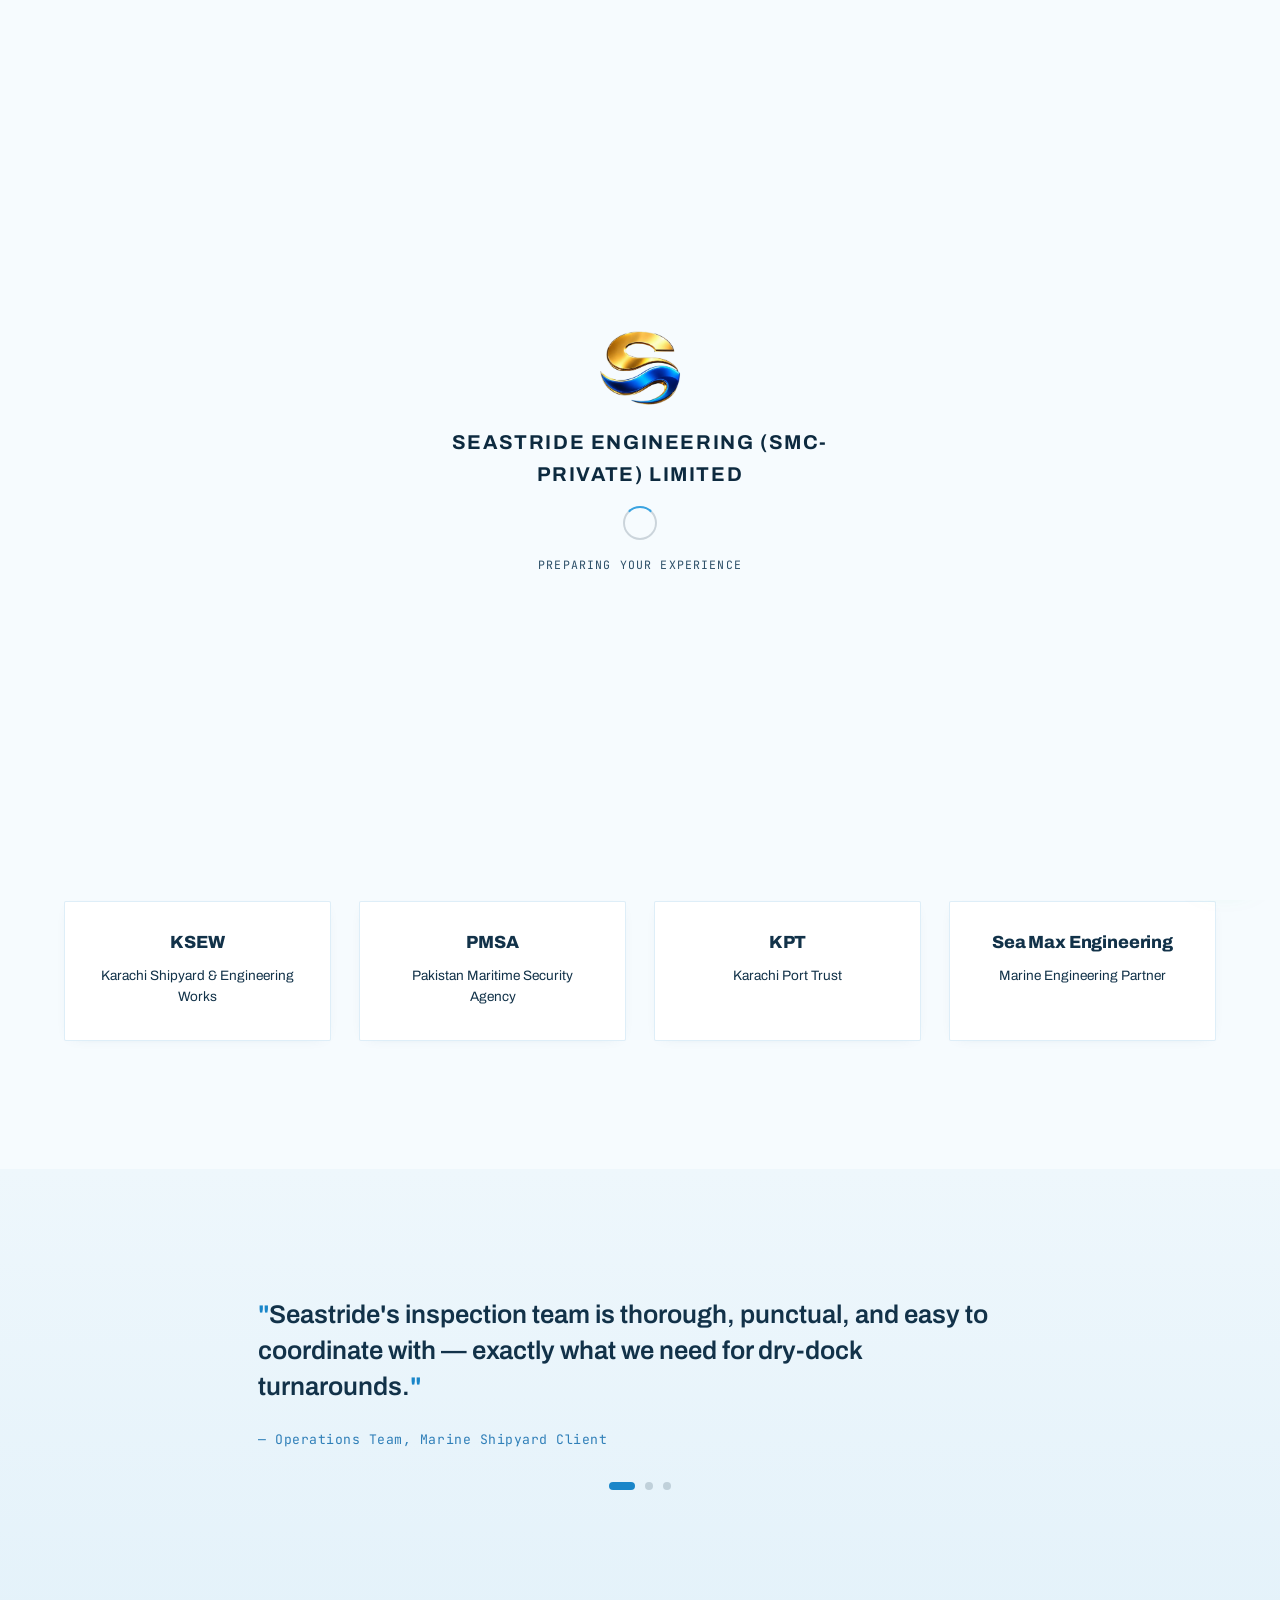
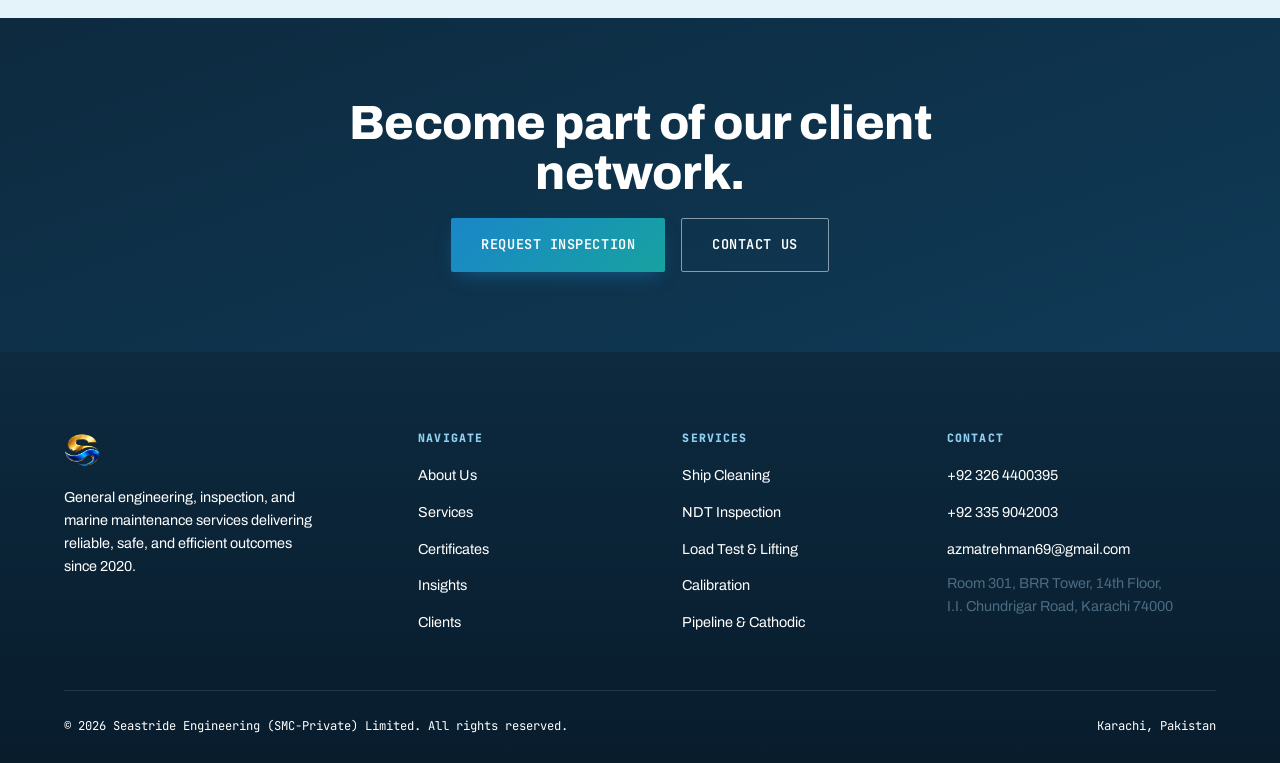
<file: clients.html>
<!DOCTYPE html>
<html lang="en">
<head>
<meta charset="UTF-8">
<meta name="viewport" content="width=device-width, initial-scale=1.0">
<title>Our Clients | Seastride Engineering</title>
<meta name="description" content="Seastride Engineering works with leading marine and industrial organizations including KSEW, PMSA, KPT, and Sea Max Engineering.">
<link rel="canonical" href="https://www.seastrideengineering.com/clients.html">
<meta property="og:type" content="website">
<meta property="og:site_name" content="Seastride Engineering">
<meta property="og:title" content="Our Clients | Seastride Engineering">
<meta property="og:description" content="Seastride Engineering works with leading marine and industrial organizations including KSEW, PMSA, KPT, and Sea Max Engineering.">
<meta property="og:image" content="https://www.seastrideengineering.com/images/hero_engineer.jpg">
<meta property="og:url" content="https://www.seastrideengineering.com/clients.html">
<meta name="twitter:card" content="summary_large_image">
<meta name="twitter:title" content="Our Clients | Seastride Engineering">
<meta name="twitter:description" content="Seastride Engineering works with leading marine and industrial organizations including KSEW, PMSA, KPT, and Sea Max Engineering.">
<meta name="twitter:image" content="https://www.seastrideengineering.com/images/hero_engineer.jpg">
<link rel="icon" href="images/logo_crop.jpg">
<link rel="stylesheet" href="css/main.css">
<link rel="stylesheet" href="css/theme-light-blue.css">
<noscript><style>.page-loader{display:none!important}</style></noscript>
</head>
<body aria-busy="true">
<div class="page-loader" role="status" aria-live="polite">
  <img class="page-loader__logo" src="images/logo_crop.png" alt="" width="84" height="84">
  <span class="page-loader__brand">Seastride Engineering (SMC-Private) Limited</span>
  <span class="page-loader__spinner" aria-hidden="true"></span>
  <span class="page-loader__message">Preparing your experience</span>
</div>
<div id="site-header-mount"></div>

<section class="page-hero">
  <div class="container">
    <div class="breadcrumb"><a href="index.html">Home</a><span class="sep">/</span>Clients</div>
    <h1>Trusted by institutions that demand precision.</h1>
  </div>
</section>

<section>
  <div class="container">
    <div class="section-head centered">
      <div class="eyebrow">Our Clients</div>
      <h2>Organizations we work alongside</h2>
    </div>

    <div class="grid grid-4 reveal-stagger">
      <div class="client-logo"><img src="images/client_ksew.jpg" alt="KSEW - Karachi Shipyard & Engineering Works logo" loading="lazy"></div>
      <div class="client-logo"><img src="images/client_pmsa.jpg" alt="PMSA - Pakistan Maritime Security Agency logo" loading="lazy"></div>
      <div class="client-logo"><img src="images/client_kpt.jpg" alt="KPT - Karachi Port Trust logo" loading="lazy"></div>
      <div class="client-logo"><img src="images/client_seamax.jpg" alt="Sea Max Engineering logo" loading="lazy"></div>
    </div>

    <div class="grid grid-4 reveal-stagger" style="margin-top:28px;">
      <div class="card text-center">
        <h3 style="font-size:1.1rem;">KSEW</h3>
        <p style="font-size:0.85rem;">Karachi Shipyard &amp; Engineering Works</p>
      </div>
      <div class="card text-center">
        <h3 style="font-size:1.1rem;">PMSA</h3>
        <p style="font-size:0.85rem;">Pakistan Maritime Security Agency</p>
      </div>
      <div class="card text-center">
        <h3 style="font-size:1.1rem;">KPT</h3>
        <p style="font-size:0.85rem;">Karachi Port Trust</p>
      </div>
      <div class="card text-center">
        <h3 style="font-size:1.1rem;">Sea Max Engineering</h3>
        <p style="font-size:0.85rem;">Marine Engineering Partner</p>
      </div>
    </div>
  </div>
</section>

<section class="section-alt">
  <div class="container">
    <div class="testi-wrap reveal">
      <div class="testi-track">
        <div class="testi-slides">
          <div class="testi-slide">
            <p class="testi-quote">Seastride's inspection team is thorough, punctual, and easy to coordinate with — exactly what we need for dry-dock turnarounds.</p>
            <div class="testi-author">— Operations Team, Marine Shipyard Client</div>
          </div>
          <div class="testi-slide">
            <p class="testi-quote">Their NDT and calibration reports are detailed and consistently accurate, which makes compliance sign-off straightforward.</p>
            <div class="testi-author">— Maintenance Lead, Industrial Client</div>
          </div>
          <div class="testi-slide">
            <p class="testi-quote">Professional crews, clear communication, and they stick to the agreed timeline — that reliability is hard to find.</p>
            <div class="testi-author">— Project Manager, Port Operations Client</div>
          </div>
        </div>
      </div>
      <div class="testi-nav"></div>
    </div>
  </div>
</section>

<section class="section-dark" style="padding:80px 0;">
  <div class="container text-center">
    <h2 style="max-width:22ch;margin:0 auto 20px;">Become part of our client network.</h2>
    <div class="hero-actions" style="justify-content:center;">
      <a href="quote.html" class="btn btn-primary">Request Inspection</a>
      <a href="contact.html" class="btn btn-outline on-dark">Contact Us</a>
    </div>
  </div>
</section>

<div id="site-footer-mount"></div>

<script src="js/partials.js"></script>
<script src="js/main.js"></script>
</body>
</html>
</file>
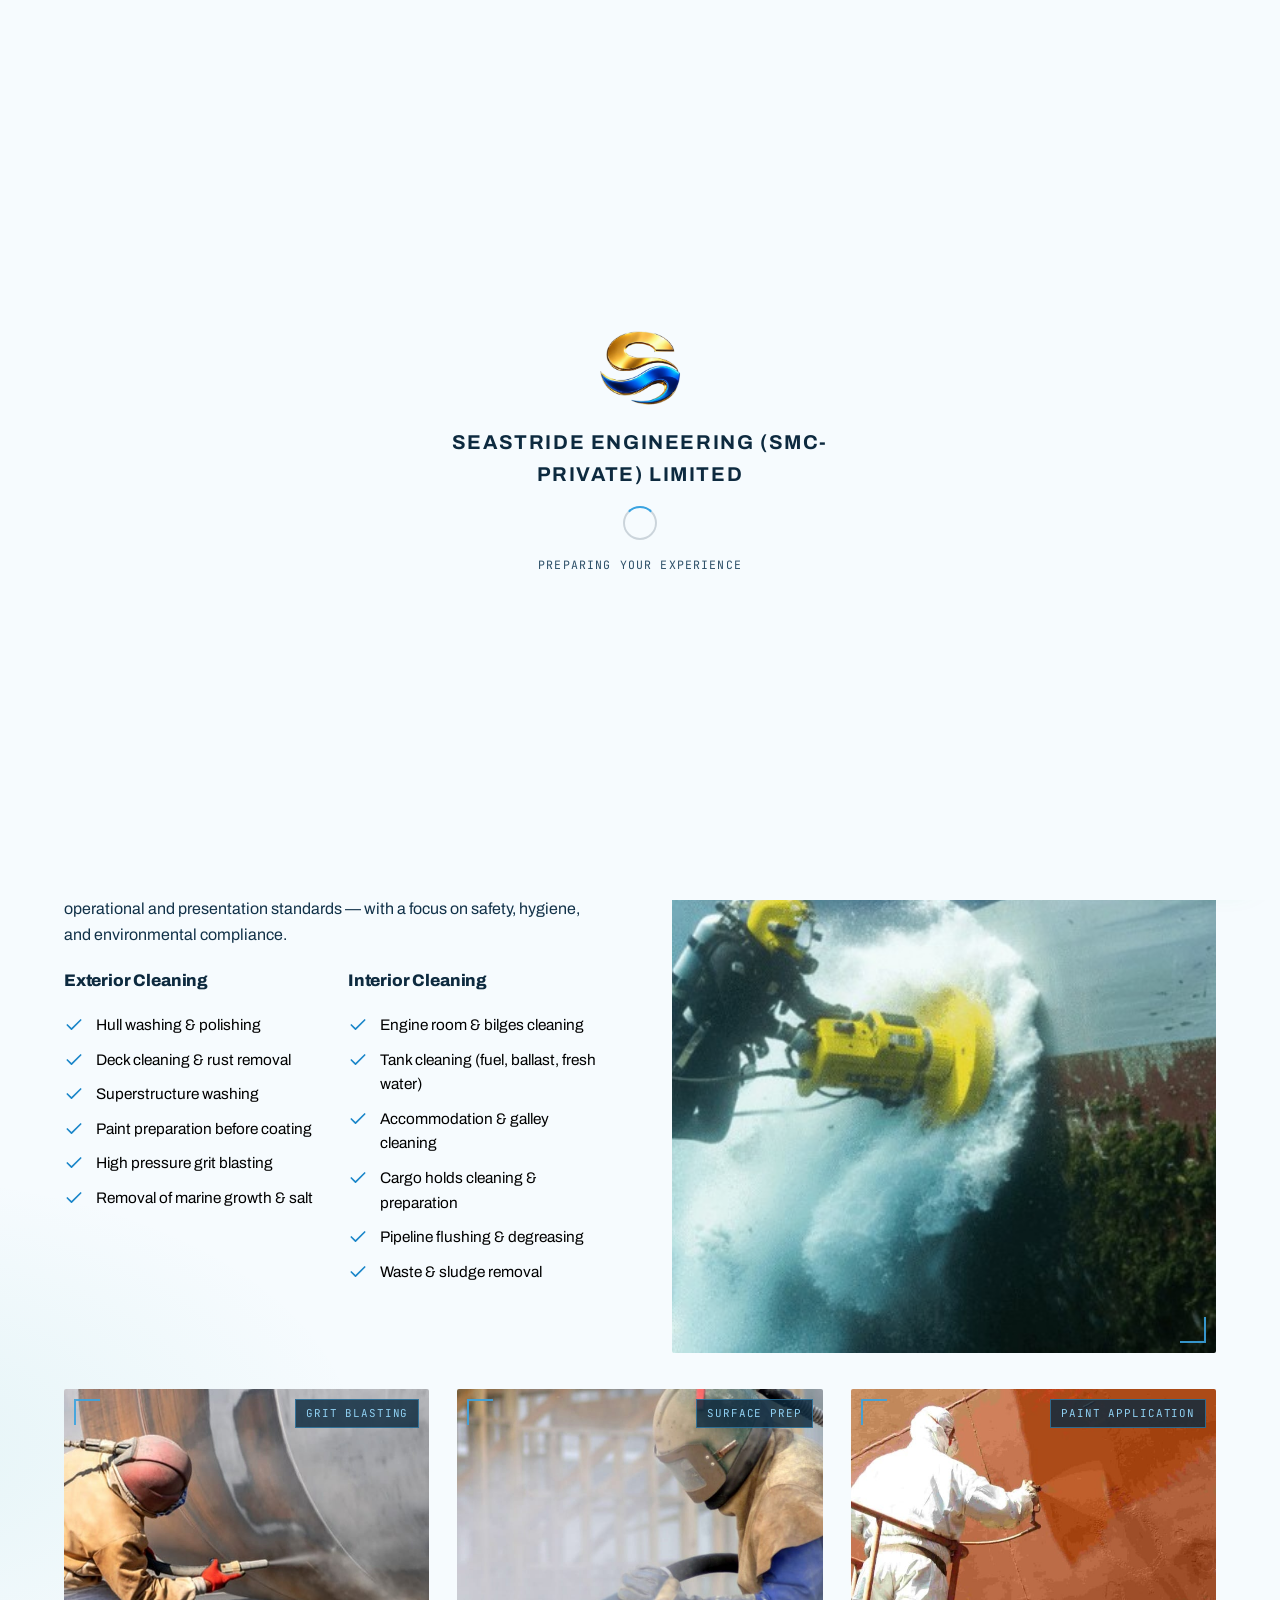
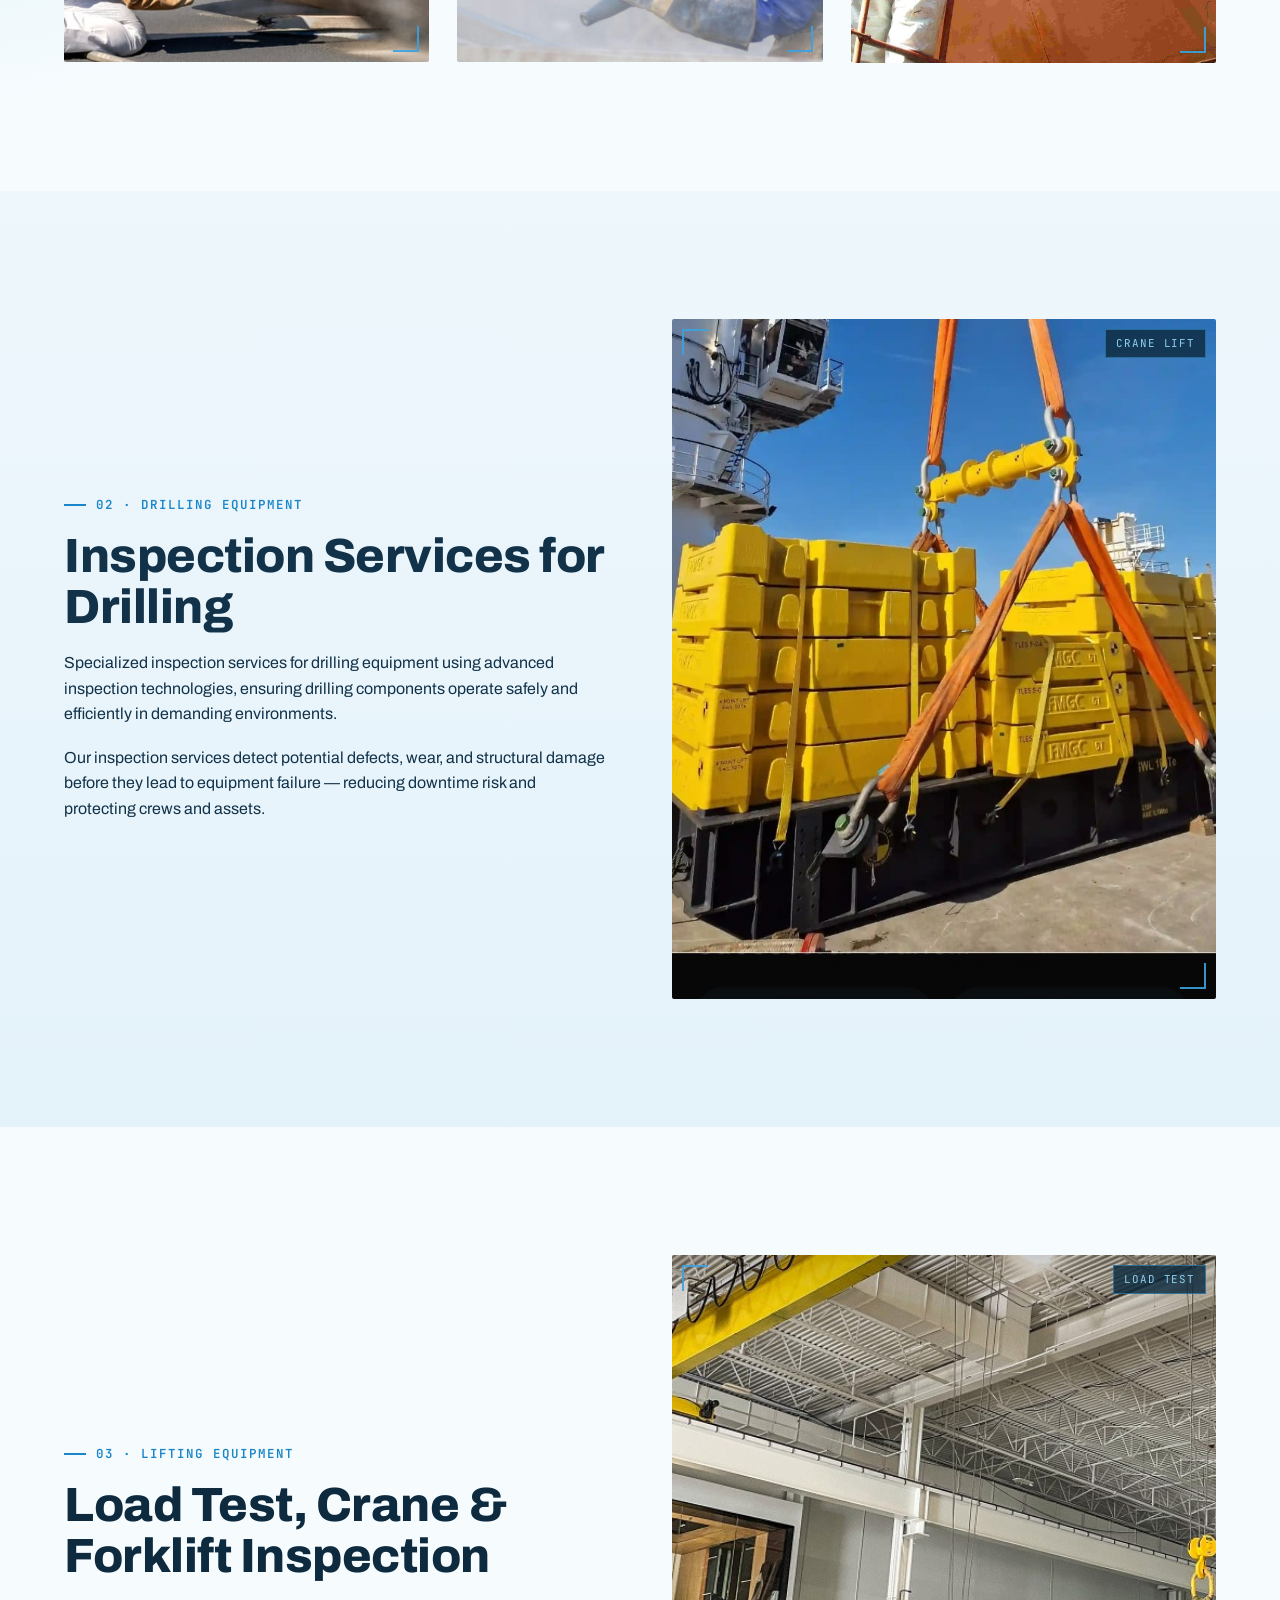
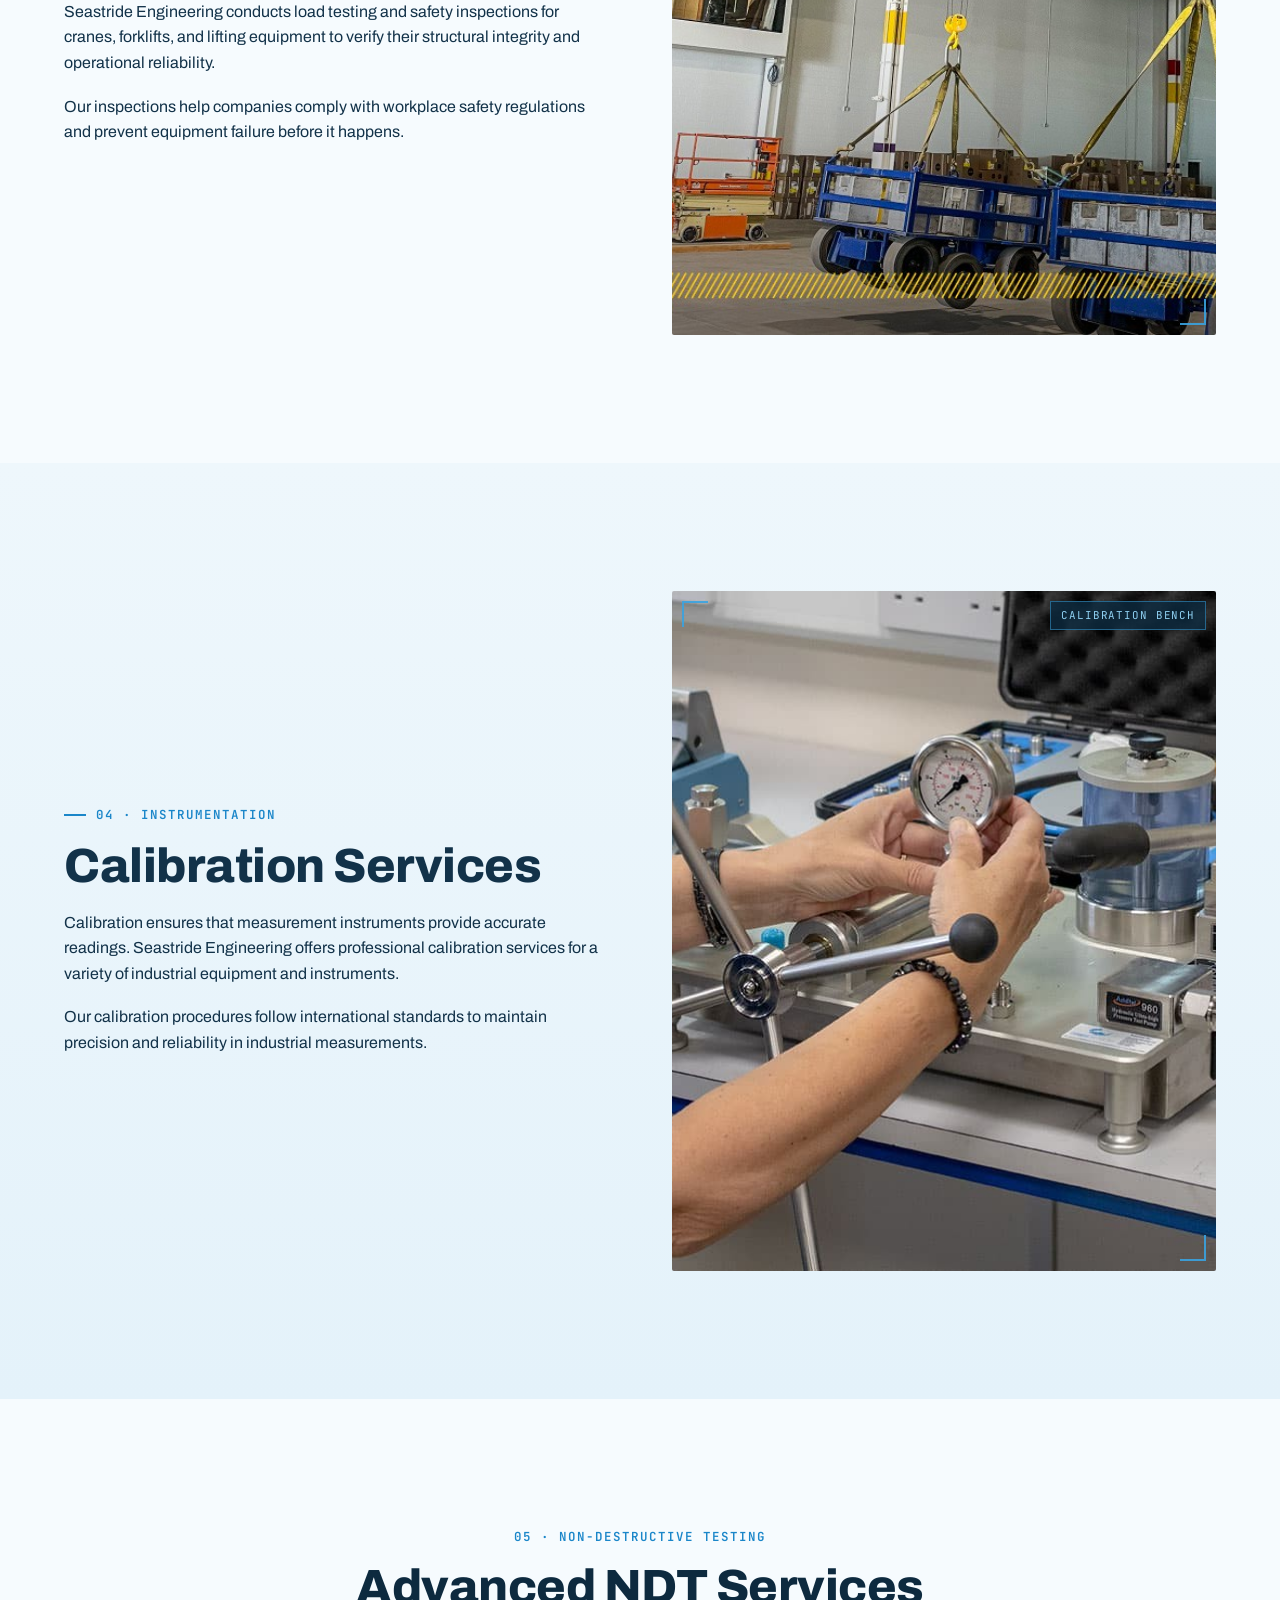
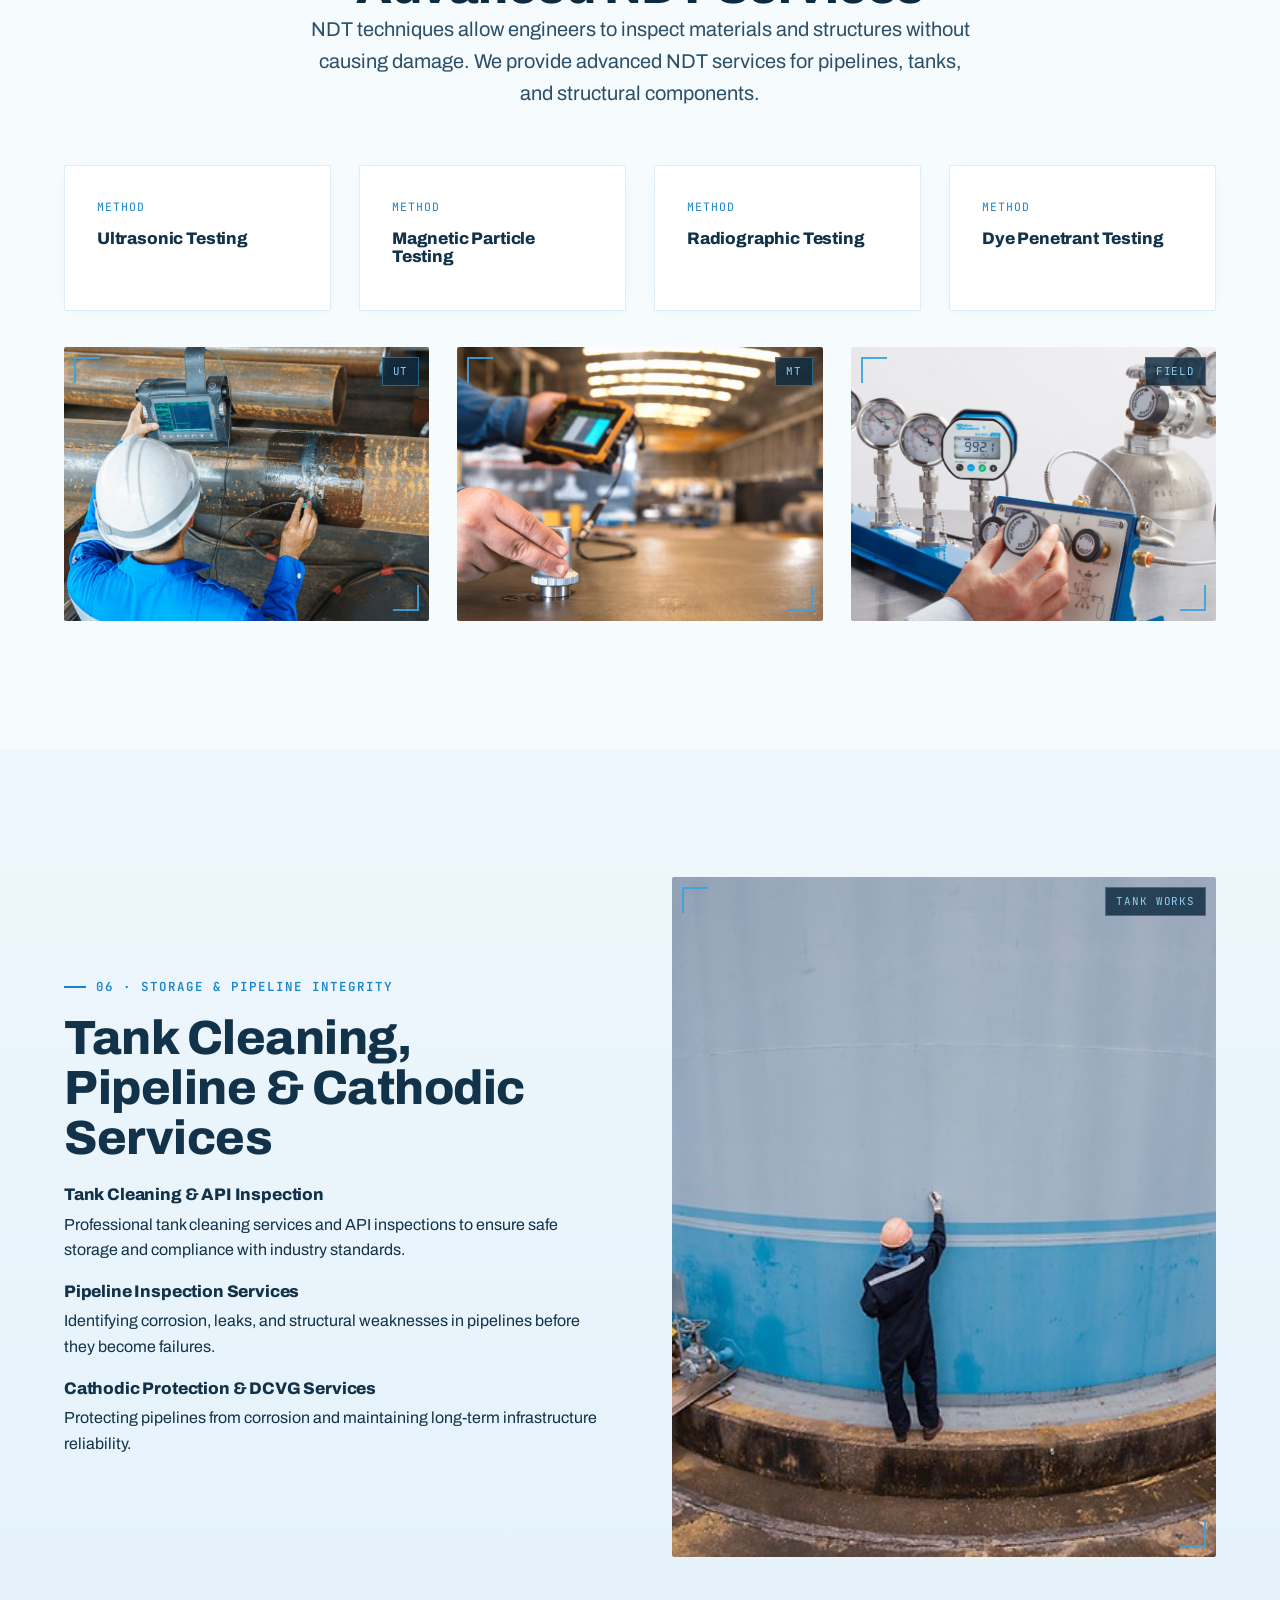
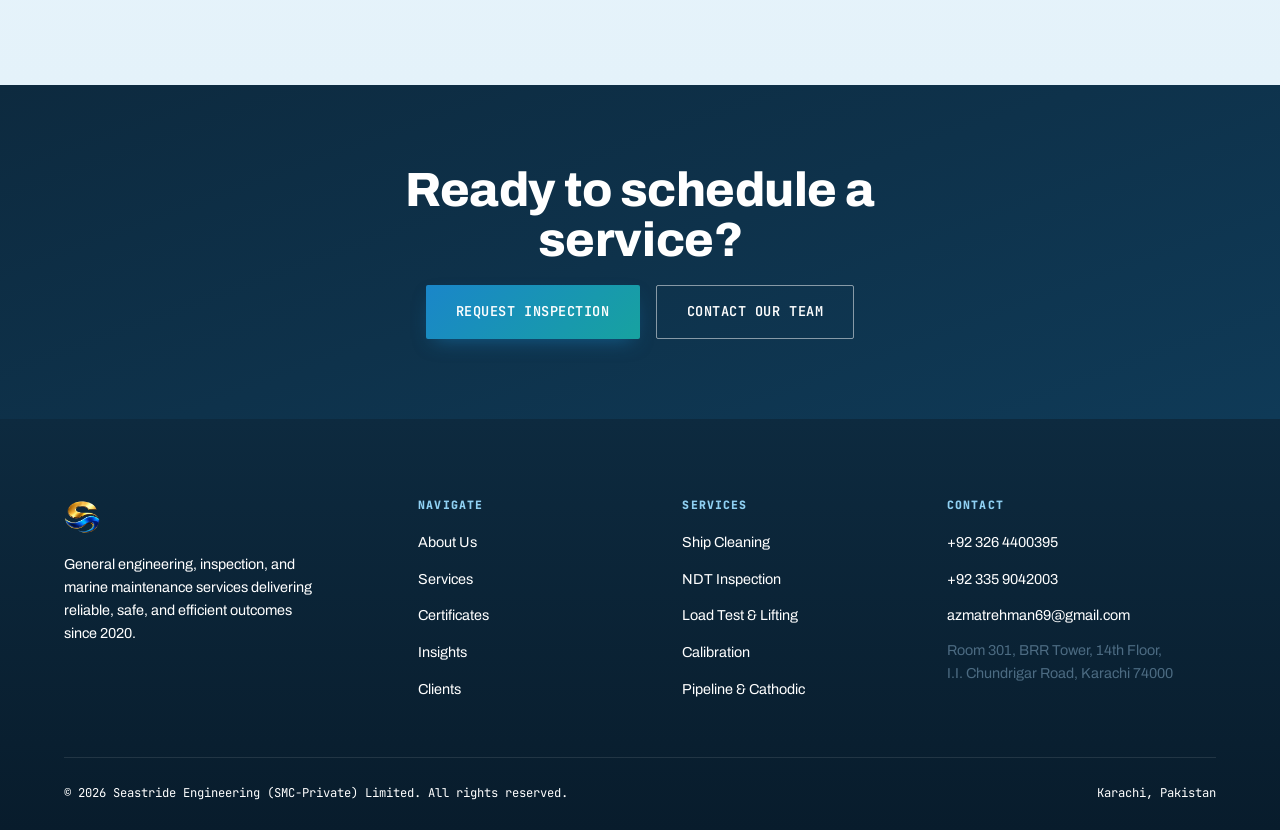
<file: services.html>
<!DOCTYPE html>
<html lang="en">
<head>
<meta charset="UTF-8">
<meta name="viewport" content="width=device-width, initial-scale=1.0">
<title>Our Services | Seastride Engineering</title>
<meta name="description" content="Ship cleaning, NDT inspection, load testing, calibration, drilling equipment inspection, and pipeline & cathodic protection services from Seastride Engineering.">
<link rel="canonical" href="https://www.seastrideengineering.com/services.html">
<meta property="og:type" content="website">
<meta property="og:site_name" content="Seastride Engineering">
<meta property="og:title" content="Our Services | Seastride Engineering">
<meta property="og:description" content="Ship cleaning, NDT inspection, load testing, calibration, drilling equipment inspection, and pipeline & cathodic protection services from Seastride Engineering.">
<meta property="og:image" content="https://www.seastrideengineering.com/images/hero_engineer.jpg">
<meta property="og:url" content="https://www.seastrideengineering.com/services.html">
<meta name="twitter:card" content="summary_large_image">
<meta name="twitter:title" content="Our Services | Seastride Engineering">
<meta name="twitter:description" content="Ship cleaning, NDT inspection, load testing, calibration, drilling equipment inspection, and pipeline & cathodic protection services from Seastride Engineering.">
<meta name="twitter:image" content="https://www.seastrideengineering.com/images/hero_engineer.jpg">
<link rel="icon" href="images/logo_crop.jpg">
<link rel="stylesheet" href="css/main.css">
<link rel="stylesheet" href="css/theme-light-blue.css">
<noscript><style>.page-loader{display:none!important}</style></noscript>
</head>
<body aria-busy="true">
<div class="page-loader" role="status" aria-live="polite">
  <img class="page-loader__logo" src="images/logo_crop.png" alt="" width="84" height="84">
  <span class="page-loader__brand">Seastride Engineering (SMC-Private) Limited</span>
  <span class="page-loader__spinner" aria-hidden="true"></span>
  <span class="page-loader__message">Preparing your experience</span>
</div>
<div id="site-header-mount"></div>

<section class="page-hero">
  <div class="container">
    <div class="breadcrumb"><a href="index.html">Home</a><span class="sep">/</span>Services</div>
    <h1>Full-scope engineering &amp; inspection services.</h1>
    <p class="lede" style="color:var(--mist-200);margin-top:16px;">From ship cleaning to non-destructive testing, calibration, and pipeline integrity — every service is delivered with the same standard of safety and precision.</p>
  </div>
</section>

<section id="cleaning">
  <div class="container">
    <div class="split">
      <div class="reveal">
        <div class="eyebrow">01 · Marine Services</div>
        <h2>Ship Cleaning</h2>
        <p style="margin:18px 0 24px;">Complete cleaning services for both interior and exterior areas of a vessel, using safe and efficient marine cleaning methods to maintain ships to high operational and presentation standards — with a focus on safety, hygiene, and environmental compliance.</p>
        <div class="grid grid-2" style="gap:24px;">
          <div>
            <h3 style="font-size:1.05rem;margin-bottom:12px;">Exterior Cleaning</h3>
            <ul class="check-list" style="gap:10px;">
              <li style="color: black;"><svg viewBox="0 0 24 24" fill="none" stroke-width="2" stroke-linecap="round" stroke-linejoin="round"><path d="M20 6L9 17l-5-5"/></svg>Hull washing &amp; polishing</li>
              <li style="color: black;"><svg viewBox="0 0 24 24" fill="none" stroke-width="2" stroke-linecap="round" stroke-linejoin="round"><path d="M20 6L9 17l-5-5"/></svg>Deck cleaning &amp; rust removal</li>
              <li style="color: black;"><svg viewBox="0 0 24 24" fill="none" stroke-width="2" stroke-linecap="round" stroke-linejoin="round"><path d="M20 6L9 17l-5-5"/></svg>Superstructure washing</li>
              <li style="color: black;"><svg viewBox="0 0 24 24" fill="none" stroke-width="2" stroke-linecap="round" stroke-linejoin="round"><path d="M20 6L9 17l-5-5"/></svg>Paint preparation before coating</li>
              <li style="color: black;"><svg viewBox="0 0 24 24" fill="none" stroke-width="2" stroke-linecap="round" stroke-linejoin="round"><path d="M20 6L9 17l-5-5"/></svg>High pressure grit blasting</li>
              <li style="color: black;"><svg viewBox="0 0 24 24" fill="none" stroke-width="2" stroke-linecap="round" stroke-linejoin="round"><path d="M20 6L9 17l-5-5"/></svg>Removal of marine growth &amp; salt</li>
            </ul>
          </div>
          <div>
            <h3 style="font-size:1.05rem;margin-bottom:12px;">Interior Cleaning</h3>
            <ul class="check-list" style="gap:10px;">
              <li style="color: black;"><svg viewBox="0 0 24 24" fill="none" stroke-width="2" stroke-linecap="round" stroke-linejoin="round"><path d="M20 6L9 17l-5-5"/></svg>Engine room &amp; bilges cleaning</li>
              <li style="color: black;"><svg viewBox="0 0 24 24" fill="none" stroke-width="2" stroke-linecap="round" stroke-linejoin="round"><path d="M20 6L9 17l-5-5"/></svg>Tank cleaning (fuel, ballast, fresh water)</li>
              <li style="color: black;"><svg viewBox="0 0 24 24" fill="none" stroke-width="2" stroke-linecap="round" stroke-linejoin="round"><path d="M20 6L9 17l-5-5"/></svg>Accommodation &amp; galley cleaning</li>
              <li style="color: black;"><svg viewBox="0 0 24 24" fill="none" stroke-width="2" stroke-linecap="round" stroke-linejoin="round"><path d="M20 6L9 17l-5-5"/></svg>Cargo holds cleaning &amp; preparation</li>
              <li style="color: black;"><svg viewBox="0 0 24 24" fill="none" stroke-width="2" stroke-linecap="round" stroke-linejoin="round"><path d="M20 6L9 17l-5-5"/></svg>Pipeline flushing &amp; degreasing</li>
              <li style="color: black;"><svg viewBox="0 0 24 24" fill="none" stroke-width="2" stroke-linecap="round" stroke-linejoin="round"><path d="M20 6L9 17l-5-5"/></svg>Waste &amp; sludge removal</li>
            </ul>
          </div>
        </div>
      </div>
      <div class="tagged-frame reveal" style="aspect-ratio:4/5;">
        <span class="tag-label">Hull Prep</span>
        <img src="images/service_hull.jpg" alt="Worker performing exterior hull cleaning on ship" loading="lazy">
      </div>
    </div>
    <div class="grid grid-3 reveal-stagger" style="margin-top:36px;">
      <div class="tagged-frame" style="aspect-ratio:4/3;"><span class="tag-label">Grit Blasting</span><img src="images/blasting_pipe.jpg" alt="Technician grit blasting a pipe surface" loading="lazy"></div>
      <div class="tagged-frame" style="aspect-ratio:4/3;"><span class="tag-label">Surface Prep</span><img src="images/blasting_prep.jpg" alt="Technician performing abrasive blasting for surface preparation" loading="lazy"></div>
      <div class="tagged-frame" style="aspect-ratio:4/3;"><span class="tag-label">Paint Application</span><img src="images/painting_hull.jpg" alt="Technician spray painting a ship hull" loading="lazy"></div>
    </div>
  </div>
</section>

<section class="section-alt" id="drilling">
  <div class="container">
    <div class="split reverse">
      <div class="tagged-frame reveal" style="aspect-ratio:4/5;">
        <span class="tag-label">Crane Lift</span>
        <img src="images/drilling_rig.jpg" alt="Crane lifting drilling equipment for inspection" loading="lazy">
      </div>
      <div class="reveal">
        <div class="eyebrow">02 · Drilling Equipment</div>
        <h2>Inspection Services for Drilling</h2>
        <p style="margin:18px 0;">Specialized inspection services for drilling equipment using advanced inspection technologies, ensuring drilling components operate safely and efficiently in demanding environments.</p>
        <p>Our inspection services detect potential defects, wear, and structural damage before they lead to equipment failure — reducing downtime risk and protecting crews and assets.</p>
      </div>
    </div>
  </div>
</section>

<section id="lifting">
  <div class="container">
    <div class="split">
      <div class="reveal">
        <div class="eyebrow">03 · Lifting Equipment</div>
        <h2>Load Test, Crane &amp; Forklift Inspection</h2>
        <p style="margin:18px 0;">Seastride Engineering conducts load testing and safety inspections for cranes, forklifts, and lifting equipment to verify their structural integrity and operational reliability.</p>
        <p>Our inspections help companies comply with workplace safety regulations and prevent equipment failure before it happens.</p>
      </div>
      <div class="tagged-frame reveal" style="aspect-ratio:4/5;">
        <span class="tag-label">Load Test</span>
        <img src="images/loadtest_forklift.jpg" alt="Lifting equipment load test with rigging" loading="lazy">
      </div>
    </div>
  </div>
</section>

<section class="section-alt" id="calibration">
  <div class="container">
    <div class="split reverse">
      <div class="tagged-frame reveal" style="aspect-ratio:4/5;">
        <span class="tag-label">Calibration Bench</span>
        <img src="images/calibration_gauge.jpg" alt="Pressure gauge calibration equipment" loading="lazy">
      </div>
      <div class="reveal">
        <div class="eyebrow">04 · Instrumentation</div>
        <h2>Calibration Services</h2>
        <p style="margin:18px 0;">Calibration ensures that measurement instruments provide accurate readings. Seastride Engineering offers professional calibration services for a variety of industrial equipment and instruments.</p>
        <p>Our calibration procedures follow international standards to maintain precision and reliability in industrial measurements.</p>
      </div>
    </div>
  </div>
</section>

<section id="ndt">
  <div class="container">
    <div class="section-head centered">
      <div class="eyebrow">05 · Non-Destructive Testing</div>
      <h2>Advanced NDT Services</h2>
      <p class="lede mx-auto">NDT techniques allow engineers to inspect materials and structures without causing damage. We provide advanced NDT services for pipelines, tanks, and structural components.</p>
    </div>
    <div class="grid grid-4 reveal-stagger" style="margin-bottom:36px;">
      <div class="card"><span class="idx">METHOD</span><h3 style="font-size:1.05rem;">Ultrasonic Testing</h3></div>
      <div class="card"><span class="idx">METHOD</span><h3 style="font-size:1.05rem;">Magnetic Particle Testing</h3></div>
      <div class="card"><span class="idx">METHOD</span><h3 style="font-size:1.05rem;">Radiographic Testing</h3></div>
      <div class="card"><span class="idx">METHOD</span><h3 style="font-size:1.05rem;">Dye Penetrant Testing</h3></div>
    </div>
    <div class="grid grid-3 reveal-stagger">
      <div class="tagged-frame" style="aspect-ratio:4/3;"><span class="tag-label">UT</span><img src="images/ndt_test1.jpg" alt="Ultrasonic testing equipment in use" loading="lazy"></div>
      <div class="tagged-frame" style="aspect-ratio:4/3;"><span class="tag-label">MT</span><img src="images/ndt_test2.jpg" alt="Magnetic particle testing on pipe surface" loading="lazy"></div>
      <div class="tagged-frame" style="aspect-ratio:4/3;"><span class="tag-label">Field</span><img src="images/ndt_test3.jpg" alt="Field NDT inspection on structural component" loading="lazy"></div>
    </div>
  </div>
</section>

<section class="section-alt" id="pipeline">
  <div class="container">
    <div class="split reverse">
      <div class="tagged-frame reveal" style="aspect-ratio:4/5;">
        <span class="tag-label">Tank Works</span>
        <img src="images/tank_worker.jpg" alt="Tank cleaning and lining work" loading="lazy">
      </div>
      <div class="reveal">
        <div class="eyebrow">06 · Storage &amp; Pipeline Integrity</div>
        <h2>Tank Cleaning, Pipeline &amp; Cathodic Services</h2>
        <div style="margin-top:22px;">
          <h3 style="font-size:1.05rem;margin-bottom:8px;">Tank Cleaning &amp; API Inspection</h3>
          <p style="margin-bottom:20px;">Professional tank cleaning services and API inspections to ensure safe storage and compliance with industry standards.</p>
          <h3 style="font-size:1.05rem;margin-bottom:8px;">Pipeline Inspection Services</h3>
          <p style="margin-bottom:20px;">Identifying corrosion, leaks, and structural weaknesses in pipelines before they become failures.</p>
          <h3 style="font-size:1.05rem;margin-bottom:8px;">Cathodic Protection &amp; DCVG Services</h3>
          <p>Protecting pipelines from corrosion and maintaining long-term infrastructure reliability.</p>
        </div>
      </div>
    </div>
  </div>
</section>

<section class="section-dark" style="padding:80px 0;">
  <div class="container text-center">
    <h2 style="max-width:22ch;margin:0 auto 20px;">Ready to schedule a service?</h2>
    <div class="hero-actions" style="justify-content:center;">
      <a href="quote.html" class="btn btn-primary">Request Inspection</a>
      <a href="contact.html" class="btn btn-outline on-dark">Contact Our Team</a>
    </div>
  </div>
</section>

<div id="site-footer-mount"></div>

<script src="js/partials.js"></script>
<script src="js/main.js"></script>
</body>
</html>
</file>
<file: css/main.css>
/* ==========================================================================
   SEASTRIDE ENGINEERING — Design System
   Signature: "Inspection Readout" — corner-bracket tagging on imagery,
   scan-line hover states, technical tick marks — evoking NDT/ultrasonic
   inspection reports and equipment tagging plates.
   ========================================================================== */

@import url('https://fonts.googleapis.com/css2?family=Archivo+Expanded:wght@600;700;800&family=Archivo:wght@400;500;600;700&family=JetBrains+Mono:wght@400;500;600&display=swap');

:root{
  --navy-950: #060c14;
  --navy-900: #0a1420;
  --navy-800: #0f1e2e;
  --navy-700: #17293c;
  --navy-600: #223850;
  --steel-500: #3d6485;
  --steel-400: #5c85a8;
  --mist-200: #c9d6e0;
  --mist-100: #e8eef2;
  --paper: #f4f2ec;
  --brass-500: #c99a3f;
  --brass-400: #dcb35e;
  --brass-300: #ecca82;
  --signal-teal: #2ea89a;
  --danger: #c4502f;
  --white: #ffffff;

  --font-display: 'Archivo Expanded', 'Archivo', sans-serif;
  --font-body: 'Archivo', -apple-system, sans-serif;
  --font-mono: 'JetBrains Mono', 'SF Mono', monospace;

  --gutter: clamp(20px, 5vw, 64px);
  --section-pad: clamp(64px, 10vw, 128px);
  --radius: 2px;
  --ease: cubic-bezier(.22,.61,.36,1);
}

*,*::before,*::after{box-sizing:border-box;margin:0;padding:0;}
html{scroll-behavior:smooth;}
@media (prefers-reduced-motion: reduce){
  html{scroll-behavior:auto;}
  *,*::before,*::after{animation-duration:0.01ms !important;animation-iteration-count:1 !important;transition-duration:0.01ms !important;}
}

body{
  font-family:var(--font-body);
  background:var(--paper);
  color:var(--navy-900);
  line-height:1.6;
  font-size:16px;
  overflow-x:hidden;
  -webkit-font-smoothing:antialiased;
}

img{max-width:100%;display:block;}
a{color:inherit;text-decoration:none;}
button{font:inherit;cursor:pointer;border:none;background:none;color:inherit;}
ul{list-style:none;}

::selection{background:var(--brass-400);color:var(--navy-950);}

:focus-visible{
  outline:2px solid var(--brass-400);
  outline-offset:3px;
}

.container{
  max-width:1280px;
  margin:0 auto;
  padding:0 var(--gutter);
}

h1,h2,h3,h4{font-family:var(--font-display);font-weight:800;color:var(--navy-950);line-height:1.05;letter-spacing:-0.01em;}
h1{font-size:clamp(2.6rem, 6vw, 4.6rem);}
h2{font-size:clamp(1.9rem, 4vw, 3rem);}
h3{font-size:clamp(1.3rem, 2.4vw, 1.7rem);}
p{color:var(--navy-700);}
.lede{font-size:clamp(1.05rem,1.6vw,1.25rem);color:var(--navy-600);max-width:60ch;}

.eyebrow{
  font-family:var(--font-mono);
  font-size:0.78rem;
  letter-spacing:0.16em;
  text-transform:uppercase;
  color:var(--brass-500);
  display:flex;
  align-items:center;
  gap:10px;
  margin-bottom:16px;
  font-weight:600;
}
.eyebrow::before{
  content:'';
  width:22px;height:2px;
  background:var(--brass-500);
  display:inline-block;
}

.btn{
  display:inline-flex;
  align-items:center;
  gap:10px;
  padding:15px 30px;
  font-family:var(--font-mono);
  font-size:0.85rem;
  font-weight:600;
  letter-spacing:0.04em;
  text-transform:uppercase;
  border-radius:var(--radius);
  transition:all .25s var(--ease);
  white-space:nowrap;
}
.btn-primary{
  background:var(--brass-500);
  color:var(--navy-950);
}
.btn-primary:hover{background:var(--brass-400);transform:translateY(-2px);box-shadow:0 10px 24px -8px rgba(201,154,63,.5);}
.btn-outline{
  background:transparent;
  border:1.5px solid var(--navy-700);
  color:var(--navy-900);
}
.btn-outline:hover{border-color:var(--brass-500);color:var(--brass-500);}
.btn-outline.on-dark{border-color:rgba(255,255,255,.35);color:var(--white);}
.btn-outline.on-dark:hover{border-color:var(--brass-400);color:var(--brass-400);}
.btn svg{width:16px;height:16px;transition:transform .25s var(--ease);}
.btn:hover svg{transform:translateX(3px);}

/* ==========================================================================
   NAV
   ========================================================================== */
.site-header{
  position:fixed;top:0;left:0;right:0;
  z-index:1000;
  background:rgba(6,12,20,0.0);
  backdrop-filter:blur(0px);
  transition:all .35s var(--ease);
  border-bottom:1px solid transparent;
}
.site-header.scrolled{
  background:rgba(6,12,20,0.92);
  backdrop-filter:blur(10px);
  border-bottom:1px solid rgba(255,255,255,.08);
}
.nav-inner{
  display:flex;align-items:center;justify-content:space-between;
  padding:18px var(--gutter);
  max-width:1280px;margin:0 auto;
}
.nav-logo{display:flex;align-items:center;gap:12px;}
.nav-logo img{height:40px;width:auto;}
.nav-logo-text{font-family:var(--font-display);font-weight:800;font-size:0.92rem;color:var(--white);letter-spacing:0.01em;line-height:1.15;}
.nav-logo-text span{display:block;font-family:var(--font-mono);font-size:0.56rem;letter-spacing:0.14em;color:var(--brass-400);font-weight:500;margin-top:2px;}

.nav-links{display:flex;align-items:center;gap:2px;}
.nav-links a{
  padding:10px 16px;
  font-family:var(--font-mono);
  font-size:0.8rem;
  letter-spacing:0.04em;
  text-transform:uppercase;
  color:var(--mist-200);
  border-radius:var(--radius);
  transition:color .2s;
  position:relative;
}
.nav-links a:hover, .nav-links a.active{color:var(--brass-400);}
.nav-links a.active::after{
  content:'';
  position:absolute;bottom:2px;left:16px;right:16px;height:1.5px;
  background:var(--brass-400);
}
.nav-cta{margin-left:12px;}
.nav-lang{
  font-family:var(--font-mono);
  font-size:0.75rem;
  color:var(--mist-200);
  display:flex;
  gap:4px;
  align-items:center;
  border:1px solid rgba(255,255,255,.2);
  border-radius:var(--radius);
  overflow:hidden;
  margin-left:8px;
}
.nav-lang button{padding:7px 11px;transition:all .2s;}
.nav-lang button.active{background:var(--brass-500);color:var(--navy-950);font-weight:700;}
.nav-lang button:not(.active):hover{color:var(--brass-400);}

.nav-toggle{
  display:none;
  flex-direction:column;
  gap:5px;
  padding:8px;
}
.nav-toggle span{width:24px;height:2px;background:var(--white);transition:all .3s var(--ease);}

@media (max-width:1000px){
  .nav-links{
    position:fixed;top:0;right:0;bottom:0;
    width:min(320px,80vw);
    background:var(--navy-950);
    flex-direction:column;
    align-items:stretch;
    padding:100px 28px 40px;
    gap:4px;
    transform:translateX(100%);
    transition:transform .4s var(--ease);
    box-shadow:-20px 0 60px rgba(0,0,0,.4);
  }
  .nav-links.open{transform:translateX(0);}
  .nav-links a{padding:16px 12px;font-size:0.95rem;border-bottom:1px solid rgba(255,255,255,.06);}
  .nav-cta{margin:16px 12px 0;}
  .nav-lang{margin:16px 12px 0;align-self:flex-start;}
  .nav-toggle{display:flex;}
}

/* ==========================================================================
   SIGNATURE: Inspection tag / corner-bracket frame
   ========================================================================== */
.tagged-frame{
  position:relative;
  overflow:hidden;
  border-radius:var(--radius);
}
.tagged-frame::before,.tagged-frame::after{
  content:'';
  position:absolute;
  width:26px;height:26px;
  border:2px solid var(--brass-400);
  z-index:2;
  pointer-events:none;
  opacity:.9;
}
.tagged-frame::before{top:10px;left:10px;border-right:none;border-bottom:none;}
.tagged-frame::after{bottom:10px;right:10px;border-left:none;border-top:none;}
.tagged-frame img{width:100%;height:100%;object-fit:cover;transition:transform .6s var(--ease);}
.tagged-frame:hover img{transform:scale(1.05);}
.tagged-frame .tag-label{
  position:absolute;top:10px;right:10px;z-index:2;
  font-family:var(--font-mono);
  font-size:0.68rem;
  letter-spacing:0.08em;
  background:rgba(6,12,20,0.78);
  color:var(--brass-300);
  padding:5px 10px;
  border:1px solid rgba(220,179,94,.4);
  text-transform:uppercase;
}

/* ==========================================================================
   SECTIONS
   ========================================================================== */
section{padding:var(--section-pad) 0;position:relative;}
.section-dark{background:var(--navy-950);color:var(--white);}
.section-dark h2,.section-dark h3{color:var(--white);}
.section-dark p{color:var(--mist-200);}
.section-alt{background:var(--mist-100);}

.section-head{
  max-width:720px;
  margin-bottom:56px;
}
.section-head.centered{margin-left:auto;margin-right:auto;text-align:center;}
.section-head.centered .eyebrow{justify-content:center;}
.section-head.centered .eyebrow::before{display:none;}

.grid{display:grid;gap:28px;}
.grid-2{grid-template-columns:repeat(2,1fr);}
.grid-3{grid-template-columns:repeat(3,1fr);}
.grid-4{grid-template-columns:repeat(4,1fr);}
@media (max-width:900px){
  .grid-2,.grid-3,.grid-4{grid-template-columns:1fr;}
}
@media (min-width:901px) and (max-width:1200px){
  .grid-3,.grid-4{grid-template-columns:repeat(2,1fr);}
}

/* ==========================================================================
   HERO
   ========================================================================== */
.hero{
  min-height:100vh;
  min-height:100svh; /* fixes mobile browsers shrinking/jumping due to the address bar */
  max-height:960px;
  display:flex;
  align-items:center;
  position:relative;
  background:var(--navy-950);
  overflow:hidden;
  padding:140px 0 96px;
}
@media (max-width:900px){
  .hero{max-height:none;}
}
@media (max-width:700px){
  .hero{
    min-height:100vh;
    min-height:100svh;
    max-height:none;
    padding:120px 0 64px;
  }
  .hero-sub{font-size:1rem;margin:18px 0 28px;}
  .hero-actions .btn{width:100%;justify-content:center;}
  .hero-actions{flex-direction:column;}
}
@media (max-width:380px){
  .hero h1{font-size:2.1rem;}
  .hero-scroll{display:none;}
}
.hero-media{
  position:absolute;inset:0;
  z-index:0;
}
.hero-media video, .hero-media img{
  width:100%;height:100%;object-fit:cover;object-position:center;
  opacity:0.5;
}
.hero-media::after{
  content:'';
  position:absolute;inset:0;
  background:
    linear-gradient(180deg, rgba(6,12,20,.55) 0%, rgba(6,12,20,.35) 35%, rgba(6,12,20,.95) 100%),
    linear-gradient(90deg, rgba(6,12,20,.85) 0%, rgba(6,12,20,.15) 55%);
}
.hero-content{position:relative;z-index:1;max-width:1280px;margin:0 auto;padding:0 var(--gutter);width:100%;}
.hero-tagline{
  font-family:var(--font-mono);
  color:var(--brass-400);
  font-size:0.85rem;
  letter-spacing:0.14em;
  text-transform:uppercase;
  margin-bottom:18px;
  display:flex;align-items:center;gap:10px;
}
.hero-tagline .dot{width:7px;height:7px;background:var(--signal-teal);border-radius:50%;box-shadow:0 0 0 4px rgba(46,168,154,.25);}
.hero h1{color:var(--white);max-width:14ch;}
.hero h1 em{font-style:normal;color:var(--brass-400);}
.hero-sub{color:var(--mist-200);max-width:52ch;font-size:1.1rem;margin:22px 0 34px;}
.hero-actions{display:flex;gap:16px;flex-wrap:wrap;}
.hero-scroll{
  position:absolute;bottom:28px;right:var(--gutter);
  display:flex;align-items:center;gap:10px;
  font-family:var(--font-mono);font-size:0.7rem;color:var(--mist-200);
  letter-spacing:0.1em;text-transform:uppercase;
  z-index:1;
}
.hero-scroll::after{
  content:'';width:1px;height:34px;background:linear-gradient(var(--brass-400),transparent);
  animation:scrollpulse 1.8s infinite;
}
@keyframes scrollpulse{0%{opacity:.2}50%{opacity:1}100%{opacity:.2}}

/* ==========================================================================
   PAGE HEADER (inner pages)
   ========================================================================== */
.page-hero{
  background:var(--navy-950);
  padding:170px 0 70px;
  position:relative;
  overflow:hidden;
}
.page-hero::before{
  content:'';
  position:absolute;inset:0;
  background-image:
    linear-gradient(rgba(220,179,94,.06) 1px, transparent 1px),
    linear-gradient(90deg, rgba(220,179,94,.06) 1px, transparent 1px);
  background-size:48px 48px;
  mask-image:linear-gradient(180deg, black, transparent);
}
.page-hero .container{position:relative;z-index:1;}
.page-hero h1{color:var(--white);}
.breadcrumb{
  font-family:var(--font-mono);
  font-size:0.78rem;
  color:var(--mist-200);
  letter-spacing:0.06em;
  margin-bottom:18px;
}
.breadcrumb a{color:var(--brass-400);}
.breadcrumb .sep{margin:0 8px;opacity:.5;}

/* ==========================================================================
   CARDS
   ========================================================================== */
.card{
  background:var(--white);
  border:1px solid rgba(15,30,46,.08);
  padding:32px;
  border-radius:var(--radius);
  transition:all .3s var(--ease);
  position:relative;
}
.card:hover{
  border-color:var(--brass-400);
  transform:translateY(-4px);
  box-shadow:0 20px 40px -20px rgba(6,12,20,.2);
}
.card .idx{
  font-family:var(--font-mono);
  font-size:0.72rem;
  color:var(--brass-500);
  letter-spacing:.08em;
  margin-bottom:14px;
  display:block;
}
.card h3{margin-bottom:12px;font-size:1.25rem;}
.card p{font-size:0.94rem;}

.flip-card{
  perspective:1400px;
  height:340px;
}
.flip-inner{
  position:relative;width:100%;height:100%;
  transform-style:preserve-3d;
  transition:transform .7s var(--ease);
}
.flip-card:hover .flip-inner, .flip-card.flipped .flip-inner{transform:rotateY(180deg);}
.flip-face{
  position:absolute;inset:0;
  backface-visibility:hidden;
  border-radius:var(--radius);
  overflow:hidden;
}
.flip-front{
  background:var(--navy-950);
  display:flex;flex-direction:column;justify-content:flex-end;
  padding:28px;
}
.flip-front img{position:absolute;inset:0;width:100%;height:100%;object-fit:cover;opacity:.42;}
.flip-front .content{position:relative;z-index:1;}
.flip-front .num{font-family:var(--font-mono);color:var(--brass-400);font-size:0.75rem;letter-spacing:.1em;}
.flip-front h3{color:var(--white);margin-top:8px;}
.flip-back{
  background:var(--navy-900);
  transform:rotateY(180deg);
  padding:28px;
  display:flex;flex-direction:column;justify-content:center;
  border:1px solid var(--brass-500);
}
.flip-back ul{display:flex;flex-direction:column;gap:9px;}
.flip-back li{
  font-size:0.86rem;color:var(--mist-200);
  padding-left:16px;position:relative;
}
.flip-back li::before{content:'—';position:absolute;left:0;color:var(--brass-400);}

/* ==========================================================================
   STATS STRIP
   ========================================================================== */
.stats-strip{
  background:var(--navy-900);
  border-top:1px solid rgba(255,255,255,.06);
  border-bottom:1px solid rgba(255,255,255,.06);
}
.stats-grid{
  display:grid;grid-template-columns:repeat(4,1fr);
  gap:0;
}
.stat{
  padding:44px 24px;
  text-align:center;
  border-left:1px solid rgba(255,255,255,.06);
}
.stat:first-child{border-left:none;}
.stat .num{
  font-family:var(--font-display);font-weight:800;
  font-size:clamp(2rem,3.6vw,3rem);
  color:var(--brass-400);
  line-height:1;
}
.stat .label{
  font-family:var(--font-mono);font-size:0.72rem;
  color:var(--mist-200);letter-spacing:.08em;text-transform:uppercase;
  margin-top:10px;
}
@media (max-width:800px){
  .stats-grid{grid-template-columns:repeat(2,1fr);}
  .stat:nth-child(3){border-left:none;}
  .stat{border-bottom:1px solid rgba(255,255,255,.06);}
}

/* ==========================================================================
   TESTIMONIALS SLIDER
   ========================================================================== */
.testi-wrap{position:relative;max-width:780px;margin:0 auto;}
.testi-track{overflow:hidden;}
.testi-slides{display:flex;transition:transform .5s var(--ease);}
.testi-slide{min-width:100%;padding:0 8px;}
.testi-quote{
  font-family:var(--font-display);
  font-size:clamp(1.2rem,2.4vw,1.6rem);
  font-weight:600;
  color:var(--navy-950);
  line-height:1.4;
  margin-bottom:24px;
}
.testi-quote::before{content:'"';color:var(--brass-500);}
.testi-quote::after{content:'"';color:var(--brass-500);}
.testi-author{font-family:var(--font-mono);font-size:0.82rem;color:var(--steel-500);letter-spacing:.04em;}
.testi-nav{display:flex;justify-content:center;gap:10px;margin-top:32px;}
.testi-dot{width:8px;height:8px;border-radius:50%;background:rgba(15,30,46,.2);transition:all .3s;}
.testi-dot.active{background:var(--brass-500);width:26px;border-radius:4px;}

/* ==========================================================================
   FOOTER
   ========================================================================== */
.site-footer{background:var(--navy-950);color:var(--mist-200);padding:80px 0 0;}
.footer-top{
  display:grid;grid-template-columns:1.4fr 1fr 1fr 1.2fr;gap:40px;
  padding-bottom:56px;border-bottom:1px solid rgba(255,255,255,.08);
}
@media (max-width:900px){.footer-top{grid-template-columns:1fr 1fr;}}
@media (max-width:560px){.footer-top{grid-template-columns:1fr;}}
.footer-logo{display:flex;align-items:center;gap:10px;margin-bottom:18px;}
.footer-logo img{height:36px;}
.footer-col h4{
  font-family:var(--font-mono);font-size:0.72rem;letter-spacing:.1em;
  text-transform:uppercase;color:var(--brass-400);margin-bottom:18px;
}
.footer-col ul{display:flex;flex-direction:column;gap:11px;}
.footer-col a{font-size:0.9rem;color:var(--mist-200);transition:color .2s;}
.footer-col a:hover{color:var(--brass-400);}
.footer-bottom{
  display:flex;justify-content:space-between;align-items:center;
  padding:26px 0;font-family:var(--font-mono);font-size:0.76rem;color:rgba(255,255,255,.4);
  flex-wrap:wrap;gap:12px;
}

/* ==========================================================================
   FORMS
   ========================================================================== */
.form-grid{display:grid;grid-template-columns:1fr 1fr;gap:20px;}
@media (max-width:700px){.form-grid{grid-template-columns:1fr;}}
.field{display:flex;flex-direction:column;gap:8px;}
.field.full{grid-column:1/-1;}
.field label{
  font-family:var(--font-mono);font-size:0.72rem;letter-spacing:.06em;
  text-transform:uppercase;color:var(--navy-600);
}
.field input, .field select, .field textarea{
  padding:13px 14px;
  border:1.5px solid rgba(15,30,46,.15);
  background:var(--white);
  border-radius:var(--radius);
  font-family:var(--font-body);font-size:0.95rem;color:var(--navy-900);
  transition:border-color .2s;
}
.field input:focus, .field select:focus, .field textarea:focus{
  outline:none;border-color:var(--brass-500);
}
.field textarea{resize:vertical;min-height:110px;}
.form-note{font-family:var(--font-mono);font-size:0.76rem;color:var(--navy-600);margin-top:16px;}
.form-status{
  font-family:var(--font-mono);font-size:0.85rem;margin-top:16px;padding:12px 14px;
  border-radius:var(--radius);display:none;
}
.form-status.show{display:block;}
.form-status.ok{background:rgba(46,168,154,.12);color:var(--signal-teal);border:1px solid rgba(46,168,154,.3);}
.form-status.err{background:rgba(196,80,47,.1);color:var(--danger);border:1px solid rgba(196,80,47,.3);}

/* ==========================================================================
   WHATSAPP FLOAT + BACK TO TOP
   ========================================================================== */
.float-stack{
  position:fixed;bottom:26px;right:26px;z-index:900;
  display:flex;flex-direction:column;gap:14px;align-items:flex-end;
}
.wa-float{
  width:58px;height:58px;border-radius:50%;
  background:#25D366;
  display:flex;align-items:center;justify-content:center;
  box-shadow:0 10px 30px -6px rgba(37,211,102,.6);
  transition:transform .25s var(--ease);
}
.wa-float:hover{transform:scale(1.08);}
.wa-float svg{width:28px;height:28px;fill:white;}
.to-top{
  width:44px;height:44px;border-radius:50%;
  background:var(--navy-950);border:1px solid rgba(255,255,255,.15);
  display:flex;align-items:center;justify-content:center;
  opacity:0;pointer-events:none;
  transition:all .3s var(--ease);
}
.to-top.show{opacity:1;pointer-events:auto;}
.to-top svg{width:16px;height:16px;stroke:var(--brass-400);}

/* ==========================================================================
   SCROLL REVEAL
   ========================================================================== */
.reveal{opacity:0;transform:translateY(28px);transition:opacity .7s var(--ease),transform .7s var(--ease);}
.reveal.in{opacity:1;transform:translateY(0);}
.reveal-stagger > *{opacity:0;transform:translateY(24px);transition:opacity .6s var(--ease),transform .6s var(--ease);}
.reveal-stagger.in > *{opacity:1;transform:translateY(0);}
.reveal-stagger.in > *:nth-child(1){transition-delay:.05s;}
.reveal-stagger.in > *:nth-child(2){transition-delay:.12s;}
.reveal-stagger.in > *:nth-child(3){transition-delay:.19s;}
.reveal-stagger.in > *:nth-child(4){transition-delay:.26s;}
.reveal-stagger.in > *:nth-child(5){transition-delay:.33s;}
.reveal-stagger.in > *:nth-child(6){transition-delay:.4s;}

/* ==========================================================================
   MISC blocks
   ========================================================================== */
.split{display:grid;grid-template-columns:1fr 1fr;gap:64px;align-items:center;}
@media (max-width:900px){.split{grid-template-columns:1fr;gap:36px;}}
.split.reverse{direction:rtl;}
.split.reverse > *{direction:ltr;}
.quote-split{grid-template-columns:1fr 1.5fr;}
@media (max-width:900px){.quote-split{grid-template-columns:1fr;}}

.check-list{display:flex;flex-direction:column;gap:14px;margin-top:24px;}
.check-list li{display:flex;gap:12px;align-items:flex-start;font-size:0.96rem;color:var(--navy-700);}
.check-list li svg{flex-shrink:0;width:20px;height:20px;stroke:var(--brass-500);margin-top:2px;}

.tag-pill{
  display:inline-block;
  font-family:var(--font-mono);font-size:0.72rem;letter-spacing:.06em;
  padding:6px 12px;border:1px solid rgba(15,30,46,.15);border-radius:20px;
  color:var(--navy-600);text-transform:uppercase;
}

.divider-tick{
  display:flex;align-items:center;gap:8px;color:var(--brass-500);
  font-family:var(--font-mono);font-size:0.7rem;margin:10px 0;
}
.divider-tick::before,.divider-tick::after{content:'';flex:1;height:1px;background:rgba(15,30,46,.12);}

.client-logo{
  display:flex;align-items:center;justify-content:center;
  padding:32px;background:var(--white);border:1px solid rgba(15,30,46,.08);
  filter:grayscale(1);opacity:.65;transition:all .3s;
  height:120px;
}
.client-logo:hover{filter:grayscale(0);opacity:1;}
.client-logo img{max-height:64px;width:auto;}

.cert-card{background:var(--white);border:1px solid rgba(15,30,46,.1);padding:0;overflow:hidden;transition:all .3s var(--ease);}
.cert-card:hover{transform:translateY(-4px);box-shadow:0 20px 40px -20px rgba(6,12,20,.25);}
.cert-thumb{aspect-ratio:4/3;background:var(--navy-900);position:relative;overflow:hidden;display:flex;align-items:center;justify-content:center;}
.cert-thumb svg{width:52px;height:52px;stroke:var(--brass-400);opacity:.8;}
.cert-preview-trigger{
  position:relative;display:flex;align-items:center;justify-content:center;
  width:100%;height:100%;min-height:180px;overflow:hidden;
  background:#edf5fa;cursor:zoom-in;
}
.cert-preview-trigger img{width:100%;height:100%;object-fit:contain;transition:transform .25s var(--ease);}
.cert-preview-trigger:hover img{transform:scale(1.035);}
.cert-preview-hint{
  position:absolute;right:10px;bottom:10px;padding:6px 10px;
  background:rgba(13,42,63,.88);color:#fff;
  font-family:var(--font-mono);font-size:.68rem;letter-spacing:.04em;
}
.cert-preview-dialog{
  width:min(1000px,calc(100vw - 32px));max-width:none;
  max-height:calc(100vh - 32px);margin:auto;padding:0;overflow:auto;
  border:1px solid rgba(26,134,201,.22);border-radius:2px;
  background:#f6fbfe;color:#123249;box-shadow:0 24px 80px rgba(6,12,20,.38);
}
.cert-preview-dialog::backdrop{background:rgba(6,12,20,.82);backdrop-filter:blur(4px);}
.cert-preview-dialog__header{
  display:flex;align-items:center;justify-content:space-between;gap:16px;
  padding:14px 18px;border-bottom:1px solid rgba(26,134,201,.16);
}
.cert-preview-dialog__title{color:#0d2a3f;font-size:1rem;letter-spacing:0;}
.cert-preview-dialog__close{
  display:grid;place-items:center;width:40px;height:40px;flex:none;
  border:1px solid rgba(26,134,201,.2);color:#123249;
}
.cert-preview-dialog__close:hover{background:#e4f2fa;}
.cert-preview-dialog__close svg{width:20px;height:20px;}
.cert-preview-dialog__content{
  display:flex;align-items:center;justify-content:center;min-height:200px;padding:16px;
}
.cert-preview-dialog__image{
  display:block;width:auto;height:auto;max-width:100%;max-height:calc(100vh - 120px);
  object-fit:contain;
}
.cert-body{padding:22px;}
.cert-body .tag-pill{margin-bottom:10px;}

.blog-card{background:var(--white);border:1px solid rgba(15,30,46,.08);overflow:hidden;transition:all .3s var(--ease);}
.blog-card:hover{transform:translateY(-4px);box-shadow:0 20px 40px -20px rgba(6,12,20,.22);border-color:var(--brass-400);}
.blog-thumb{aspect-ratio:16/10;overflow:hidden;}
.blog-thumb img{width:100%;height:100%;object-fit:cover;transition:transform .5s var(--ease);}
.blog-card:hover .blog-thumb img{transform:scale(1.06);}
.blog-body{padding:24px;}
.blog-meta{font-family:var(--font-mono);font-size:0.72rem;color:var(--steel-500);letter-spacing:.06em;text-transform:uppercase;margin-bottom:12px;display:flex;gap:14px;}
.blog-body h3{font-size:1.15rem;margin-bottom:10px;}
.blog-body p{font-size:0.9rem;}
.blog-readmore{font-family:var(--font-mono);font-size:0.78rem;color:var(--brass-500);margin-top:16px;display:inline-flex;align-items:center;gap:6px;}

.process-list{counter-reset:step;}
.process-item{
  display:grid;grid-template-columns:64px 1fr;gap:20px;
  padding:28px 0;border-bottom:1px solid rgba(15,30,46,.1);
}
.process-item:first-child{padding-top:0;}
.process-item .step-num{
  font-family:var(--font-mono);font-size:1.6rem;font-weight:600;color:var(--brass-500);
}

.mt-0{margin-top:0;}
.text-center{text-align:center;}
.mx-auto{margin-left:auto;margin-right:auto;}

.page-loader{
  position:fixed;inset:0;z-index:9999;
  display:flex;flex-direction:column;align-items:center;justify-content:center;
  gap:16px;padding:24px;background:#f6fbfe;color:#0d2a3f;
  opacity:1;visibility:visible;
  transition:opacity .45s ease,visibility .45s ease;
}
.page-loader--hidden{opacity:0;visibility:hidden;pointer-events:none;}
.page-loader__logo{width:84px;height:84px;object-fit:contain;}
.page-loader__brand{
  font-family:var(--font-display);font-size:clamp(1rem,3vw,1.25rem);
  max-width:32ch;color:#0d2a3f;
  font-weight:700;letter-spacing:.08em;text-align:center;text-transform:uppercase;
}
.page-loader__spinner{
  width:34px;height:34px;border:2px solid rgba(13,42,63,.18);
  border-top-color:var(--brass-400);border-radius:50%;
  animation:page-loader-spin .8s linear infinite;
}
.page-loader__message{
  color:#2c4f68;font-family:var(--font-mono);
  font-size:.72rem;letter-spacing:.1em;text-align:center;text-transform:uppercase;
}
@keyframes page-loader-spin{to{transform:rotate(360deg);}}
@media (prefers-reduced-motion:reduce){
  .page-loader__spinner{animation:none;}
}
</file>
<file: css/theme-light-blue.css>
/* ==========================================================================
   SEASTRIDE ENGINEERING — "Ocean Light" Theme Overlay
   Light blue & white, modern maritime look. Loaded AFTER main.css so it
   only overrides colors, backgrounds and adds animation polish.
   No HTML structure, content, or JS functionality is touched by this file.
   ========================================================================== */

:root{
  /* Core palette swapped from dark navy → light blue / white */
  --navy-950: #eaf4fb;   /* was near-black → now palest blue (backgrounds) */
  --navy-900: #ffffff;   /* was deep navy → now white (panels, footer, header-scrolled) */
  --navy-800: #f4f9fd;
  --navy-700: #dceefa;
  --navy-600: #2c4f68;

  --steel-500: #2f7fb8;
  --steel-400: #4b9bd6;

  --mist-200: #4c6b82;   /* body copy on light/dark panels, kept readable */
  --mist-100: #eef6fc;

  --paper: #f6fbfe;

  /* Brass accent → sea-teal / ocean blue accent, keeps all existing
     .btn-primary / brass-based utility classes working with a matching hue */
  --brass-500: #1a86c9;
  --brass-400: #3aa3e0;
  --brass-300: #8fd0f2;

  --signal-teal: #17a2a0;
  --danger: #d1583a;
  --white: #ffffff;
}

/* ---- Base surfaces ---- */
body{
  background:
    radial-gradient(1200px 500px at 90% -10%, rgba(58,163,224,.10), transparent 60%),
    radial-gradient(900px 500px at -10% 20%, rgba(23,162,160,.08), transparent 55%),
    var(--paper);
  color:#132635;
}

/* ---- Header: fully transparent until scrolled, then solid white ---- */
.site-header{
  background:transparent;
  border-bottom:1px solid transparent;
  box-shadow:none;
}
.site-header.scrolled{
  background:#ffffff;
  backdrop-filter:blur(14px) saturate(1.4);
  -webkit-backdrop-filter:blur(14px) saturate(1.4);
  border-bottom:1px solid rgba(26,134,201,.14);
  box-shadow:0 8px 30px -18px rgba(20,80,120,.35);
}
.site-header.scrolled .nav-logo-text{color:#0f2a3d;}
.site-header.scrolled .nav-links a{color:#2c4f68;}
.site-header.scrolled .nav-links a:hover,
.site-header.scrolled .nav-links a.active{color:var(--brass-500);}
.nav-toggle span{background:#123249;}
.site-header.scrolled .nav-toggle span{background:#123249;}
.site-header:not(.scrolled) .nav-toggle span{background:#ffffff;}

/* Mobile nav drawer keeps dark-on-light readability */
@media (max-width:1000px){
  .nav-links{
    background:#ffffff;
    box-shadow:-20px 0 60px rgba(20,80,120,.18);
  }
  .nav-links a{color:#2c4f68;border-bottom:1px solid rgba(20,80,120,.08);}
}

/* ---- Hero: ship photo as ambient background, soft blue wash ---- */
.hero{
  background:#0d2a3f;
}
.hero-media{
  background-image:url('../images/hero_ship_bg.webp');
  background-size:cover;
  background-position:center 55%;
}
.hero-media img{
  opacity:.55;
  transform:scale(1.06);
  animation:heroDrift 22s ease-in-out infinite alternate;
}
@keyframes heroDrift{
  0%{transform:scale(1.06) translate(0,0);}
  100%{transform:scale(1.12) translate(-1.5%, -1%);}
}
.hero-media::after{
  background:
    linear-gradient(180deg, rgba(6,26,42,.45) 0%, rgba(8,40,62,.35) 35%, rgba(6,30,48,.92) 100%),
    linear-gradient(90deg, rgba(6,30,48,.78) 0%, rgba(6,30,48,.08) 58%);
}
.hero-tagline{color:var(--brass-300);}
.hero h1 em{color:var(--brass-300);}
.hero-sub{color:#dcecf7;}

/* Gentle floating water shimmer across hero bottom edge */
.hero::before{
  content:'';
  position:absolute;left:0;right:0;bottom:0;height:120px;z-index:1;
  pointer-events:none;
  background:linear-gradient(180deg, transparent, rgba(234,244,251,.9));
}

/* ---- Buttons ---- */
.btn-primary{
  background:linear-gradient(135deg, var(--brass-500), var(--signal-teal));
  color:#ffffff;
  box-shadow:0 8px 20px -8px rgba(26,134,201,.55);
}
.btn-primary:hover{
  background:linear-gradient(135deg, var(--brass-400), var(--signal-teal));
  box-shadow:0 14px 28px -10px rgba(26,134,201,.6);
}
.btn-outline{border-color:#a9d2ea;color:#123249;}
.btn-outline:hover{border-color:var(--brass-500);color:var(--brass-500);}
.btn-outline.on-dark{border-color:rgba(255,255,255,.5);color:#ffffff;}
.btn-outline.on-dark:hover{border-color:var(--brass-300);color:var(--brass-300);}

/* ---- Section variants ---- */
.section-alt{
  background:linear-gradient(180deg, #eef7fc, #e4f2fa);
}
.section-dark{
  background:linear-gradient(160deg, #0d2a3f, #0f3a57);
  color:#ffffff;
}
.section-dark p{color:#cfe6f4;}

/* ---- Page hero (inner pages) ---- */
.page-hero{
  background:linear-gradient(160deg, #0d2a3f, #12456a);
}
.page-hero::before{
  background-image:
    linear-gradient(rgba(143,208,242,.10) 1px, transparent 1px),
    linear-gradient(90deg, rgba(143,208,242,.10) 1px, transparent 1px);
}
.breadcrumb a{color:var(--brass-300);}

/* ---- Tagged frames (corner-bracket photo frames) ---- */
.tagged-frame::before,.tagged-frame::after{border-color:var(--brass-400);}
.tagged-frame .tag-label{
  background:rgba(13,42,63,.82);
  color:var(--brass-300);
  border-color:rgba(58,163,224,.5);
}

/* ---- Cards ---- */
.card{
  background:#ffffff;
  border:1px solid rgba(26,134,201,.14);
  box-shadow:0 2px 14px -10px rgba(20,80,120,.25);
}
.card:hover{
  border-color:var(--brass-400);
  box-shadow:0 22px 44px -22px rgba(20,80,120,.35);
}
.card .idx{color:var(--brass-500);}

.flip-front{background:linear-gradient(200deg, #0d2a3f, #123249);}
.flip-back{
  background:linear-gradient(200deg, #0f3350, #0d2a3f);
  border-color:var(--brass-400);
}

/* ---- Stats strip ---- */
.stats-strip{
  background:linear-gradient(135deg, #0d2a3f, #12456a);
  border-top:1px solid rgba(255,255,255,.08);
  border-bottom:1px solid rgba(255,255,255,.08);
}
.stat{border-left:1px solid rgba(255,255,255,.1);}
.stat .num{color:var(--brass-300);}
.stat .label{color:#cfe6f4;}

/* ---- Testimonials ---- */
.testi-quote{color:#123249;}
.testi-author{color:var(--steel-500);}
.testi-dot{background:rgba(18,50,73,.18);}
.testi-dot.active{background:var(--brass-500);}

/* ---- Footer ---- */
.site-footer{
  background:linear-gradient(180deg, #0d2a3f, #081c2c);
  color:#cfe6f4;
}
.footer-top{border-bottom:1px solid rgba(255,255,255,.1);}
.footer-col h4{color:var(--brass-300);}
.footer-col a{color:#cfe6f4;}
.footer-col a:hover{color:var(--brass-300);}
.footer-bottom{color:rgba(255,255,255,.45);}

/* ---- Floating action buttons: subtle breathing motion ---- */
.to-top, .wa-float{
  animation:floatPulse 3.2s ease-in-out infinite;
}
@keyframes floatPulse{
  0%,100%{transform:translateY(0);}
  50%{transform:translateY(-4px);}
}

/* ---- Reveal-on-scroll: soften/upgrade the entrance motion ---- */
.reveal{
  opacity:0;
  transform:translateY(24px);
  transition:opacity .8s var(--ease), transform .8s var(--ease);
}
.reveal.in{opacity:1;transform:translateY(0);}

/* ---- Text contrast fix: white bg → blue text, blue bg → white text ---- */
body{color:#123249;}
h1,h2,h3,h4,h5,h6{color:#0d2a3f;}
p, li, span, a{color:inherit;}

.section-alt, .section-alt h2, .section-alt h3, .section-alt p{color:#123249;}
.card, .card h3, .card p{color:#123249;}
.card .idx{color:var(--brass-500);}

.eyebrow{color:var(--brass-500);}
.lede{color:#2c4f68;}

.testi-quote{color:#123249;}
.testi-author{color:var(--steel-500);}

.breadcrumb{color:#2c4f68;}
.breadcrumb a{color:var(--brass-500);}

/* Dark/blue surfaces get white text */
.hero, .hero h1, .hero-content, .hero-sub, .hero-tagline{color:#ffffff;}
.hero h1 em{color:var(--brass-300);}

.section-dark, .section-dark h2, .section-dark h3, .section-dark p, .section-dark li{color:#ffffff;}

.page-hero, .page-hero h1{color:#ffffff;}
.breadcrumb{}
.page-hero .breadcrumb{color:#dcecf7;}
.page-hero .breadcrumb a{color:var(--brass-300);}

.stats-strip, .stat .num, .stat .label{color:#ffffff;}
.stat .num{color:var(--brass-300);}

.flip-front, .flip-front h3, .flip-front .num{color:#ffffff;}
.flip-back, .flip-back li{color:#ffffff;}

.site-footer, .site-footer a, .footer-col a, .footer-bottom{color:#ffffff;}
.footer-col h4{color:var(--brass-300);}
.footer-col a:hover{color:var(--brass-300);}

.site-header.scrolled .nav-logo-text{color:#0f2a3d;}
.site-header.scrolled .nav-links a{color:#2c4f68;}
.site-header:not(.scrolled) .nav-links a{color:#ffffff;}
.nav-logo-text{color:#ffffff;}
.site-header.scrolled .nav-logo-text{color:#0f2a3d;}

.btn-primary{color:#ffffff;}
.btn-outline{color:#123249;}
.btn-outline.on-dark{color:#ffffff;}

/* ---- Selection color ---- */
::selection{background:var(--brass-300);color:#0d2a3f;}

/* ---- Forms: dark labels, black input text ---- */
.field label{color:#132635;}
.field input, .field select, .field textarea{color:#000000;}

/* ---- Scrollbar accent (progressive enhancement, no layout impact) ---- */
::-webkit-scrollbar{width:10px;}
::-webkit-scrollbar-track{background:#eaf4fb;}
::-webkit-scrollbar-thumb{background:var(--brass-400);border-radius:6px;}
::-webkit-scrollbar-thumb:hover{background:var(--brass-500);}
</file>
